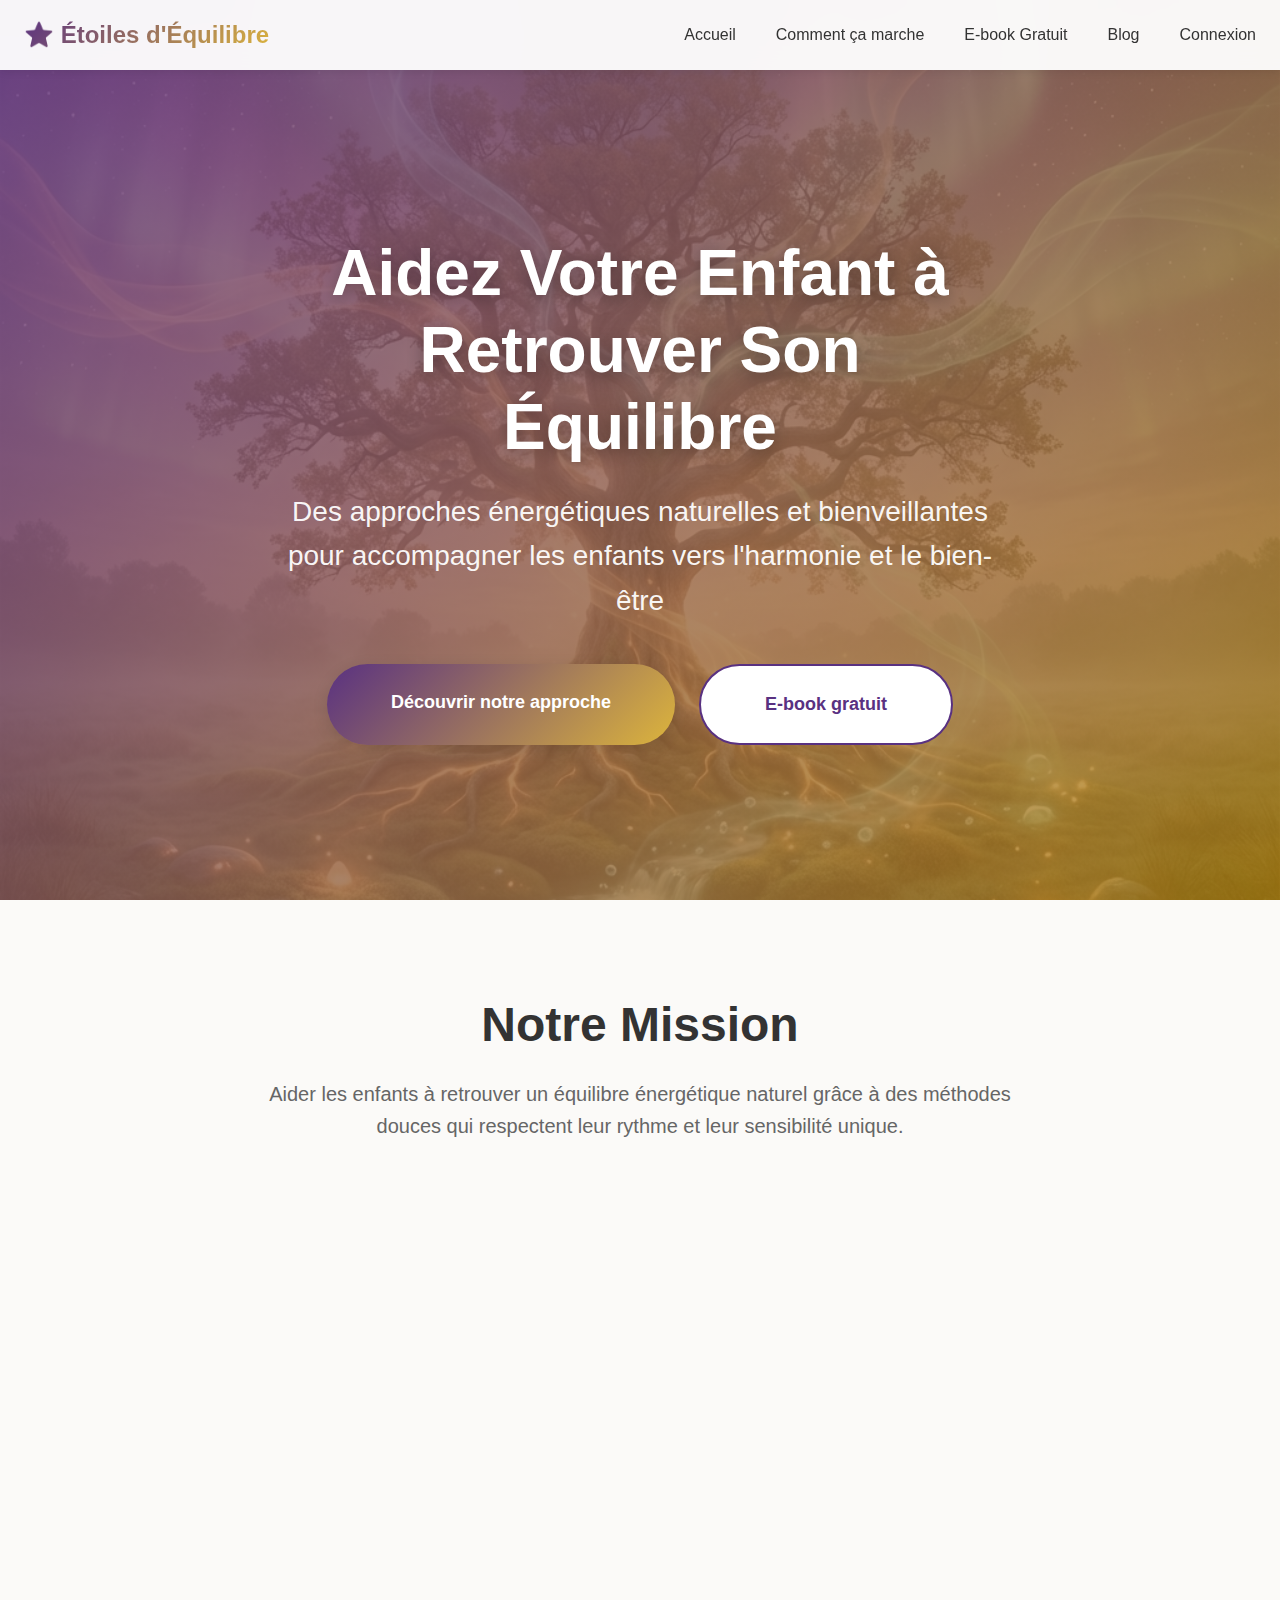
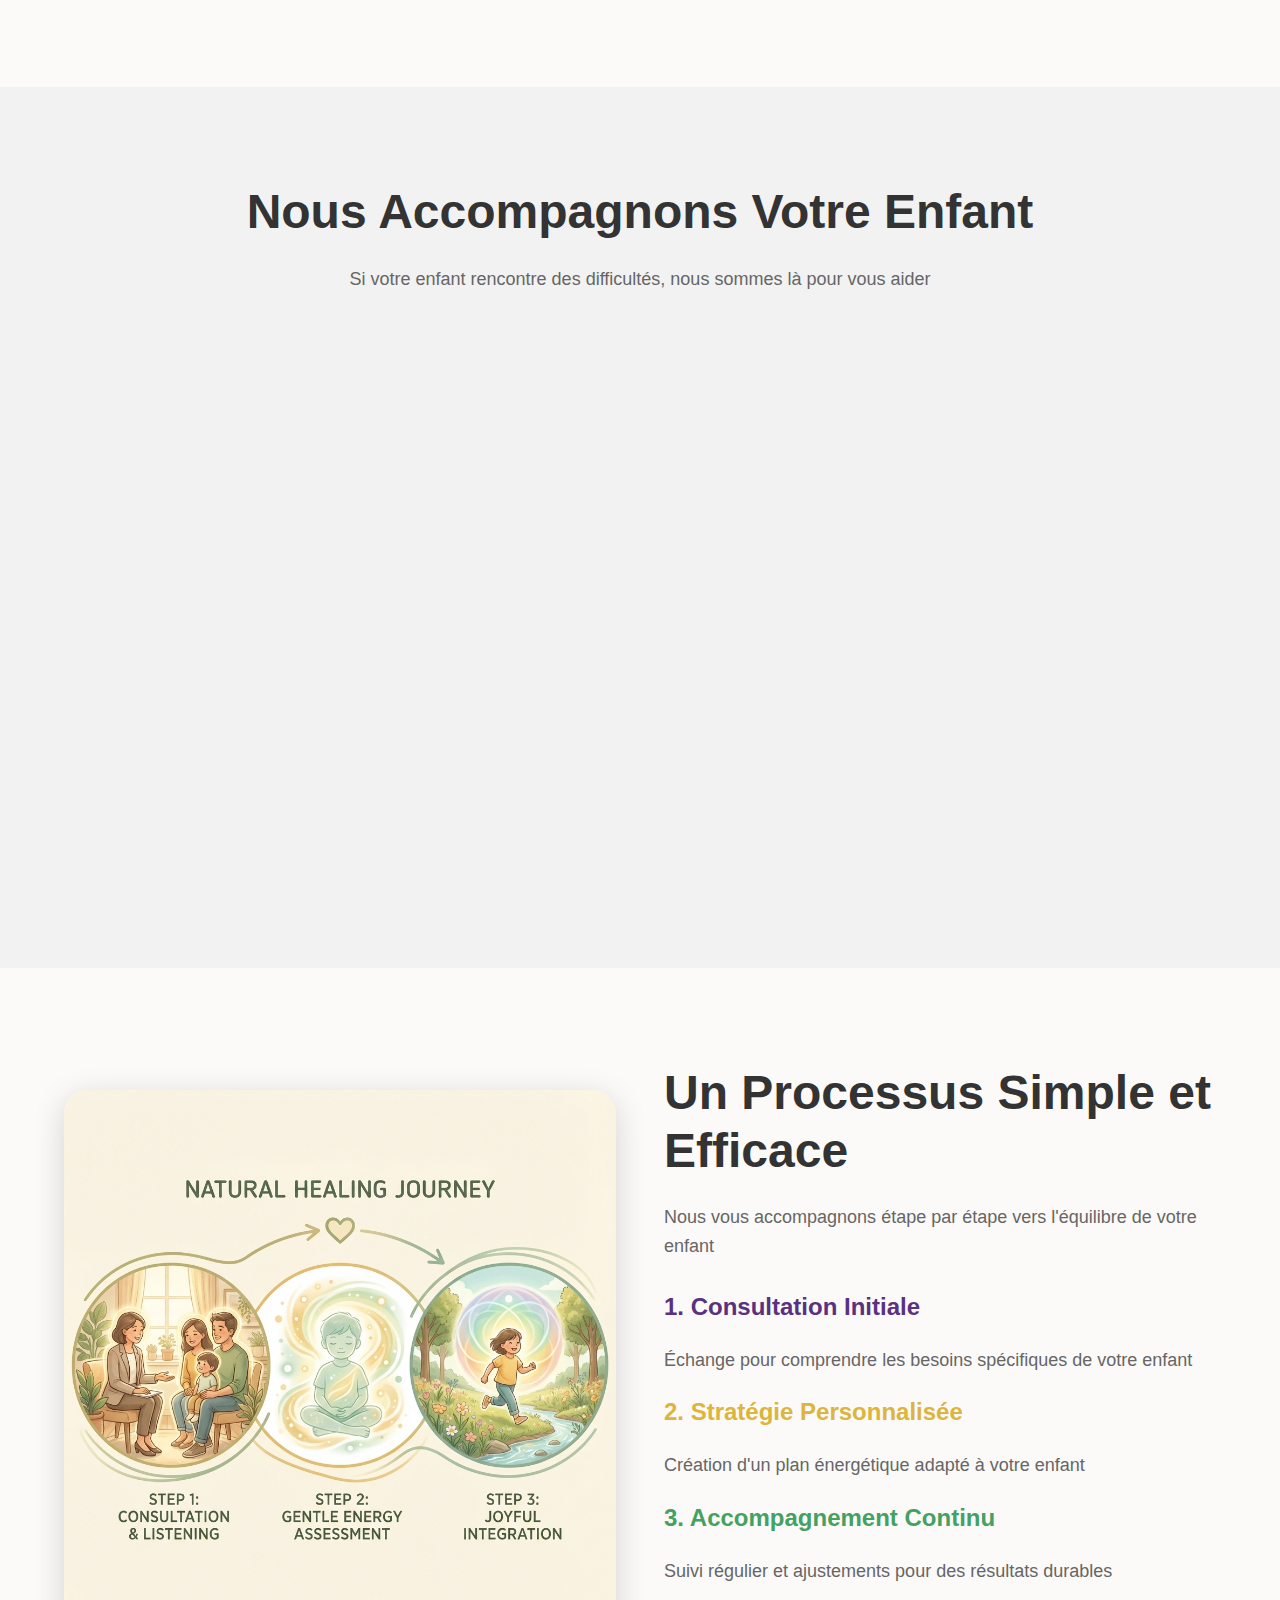
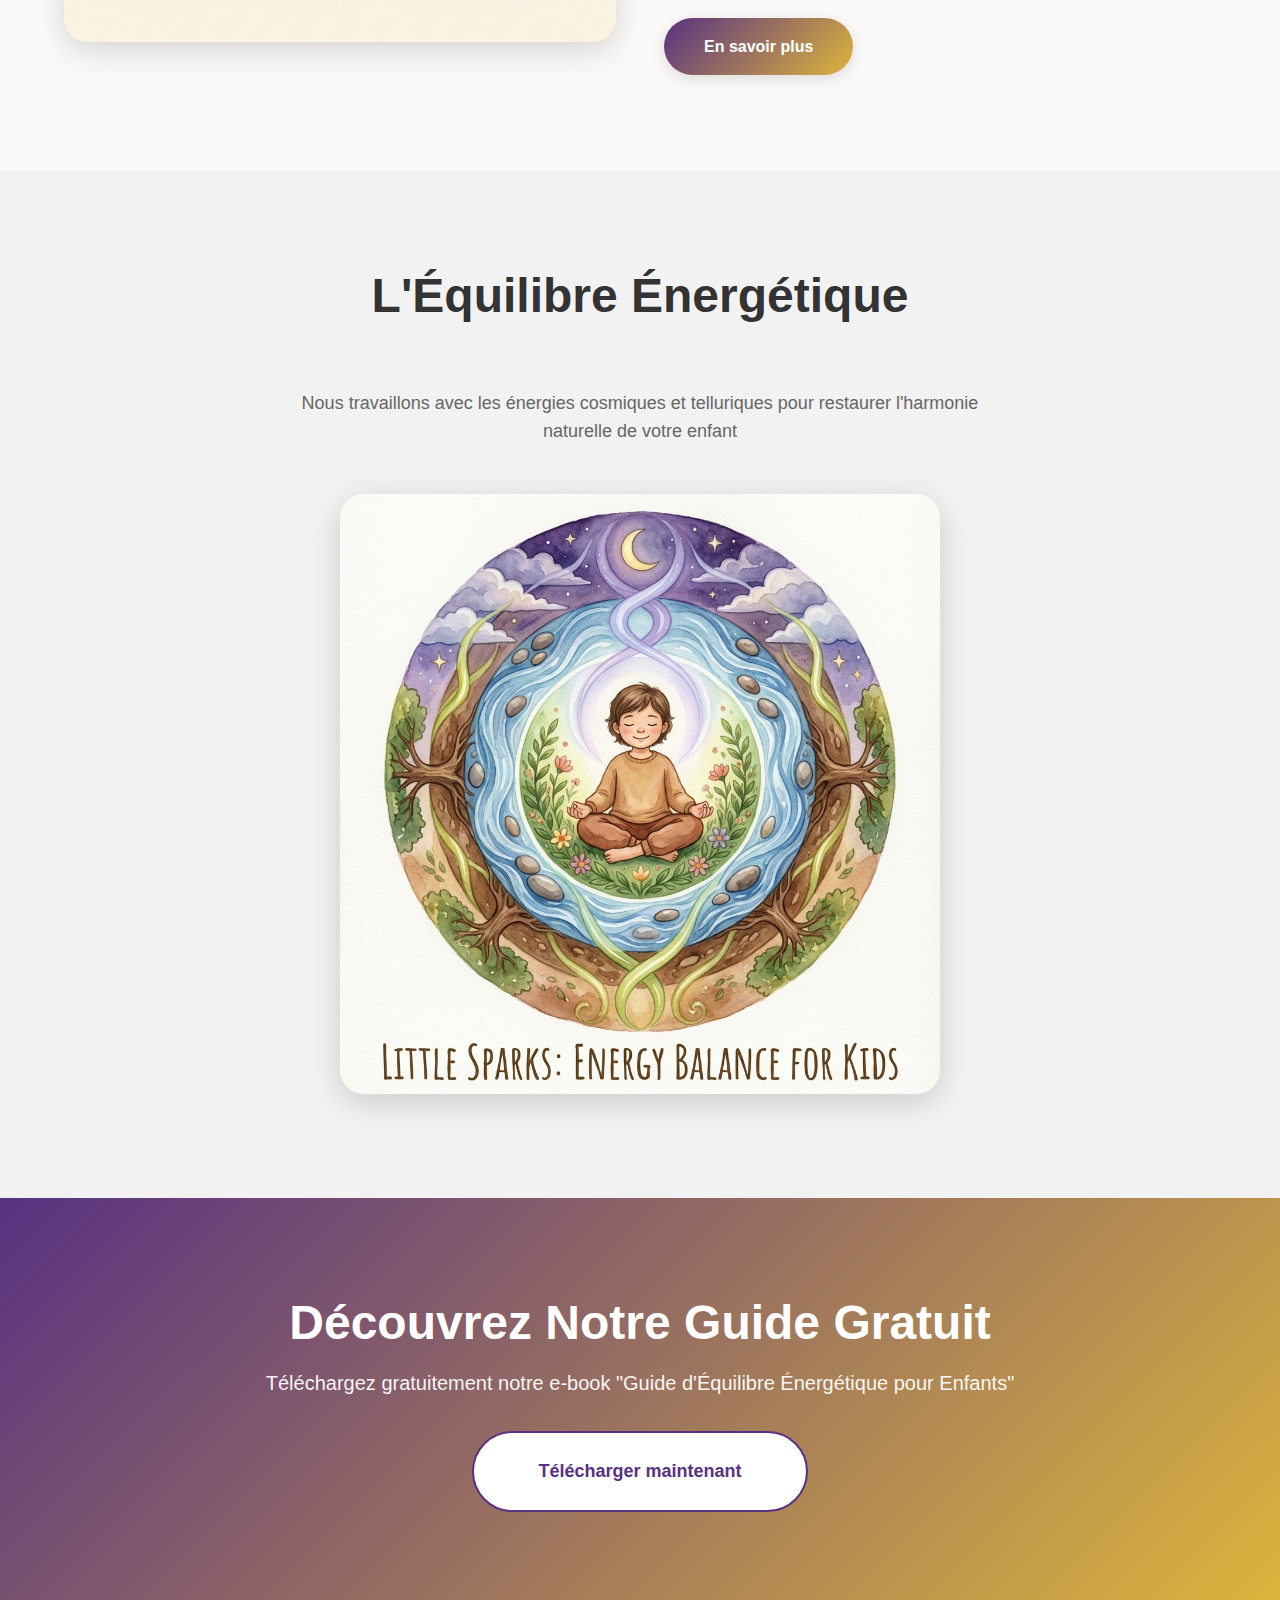
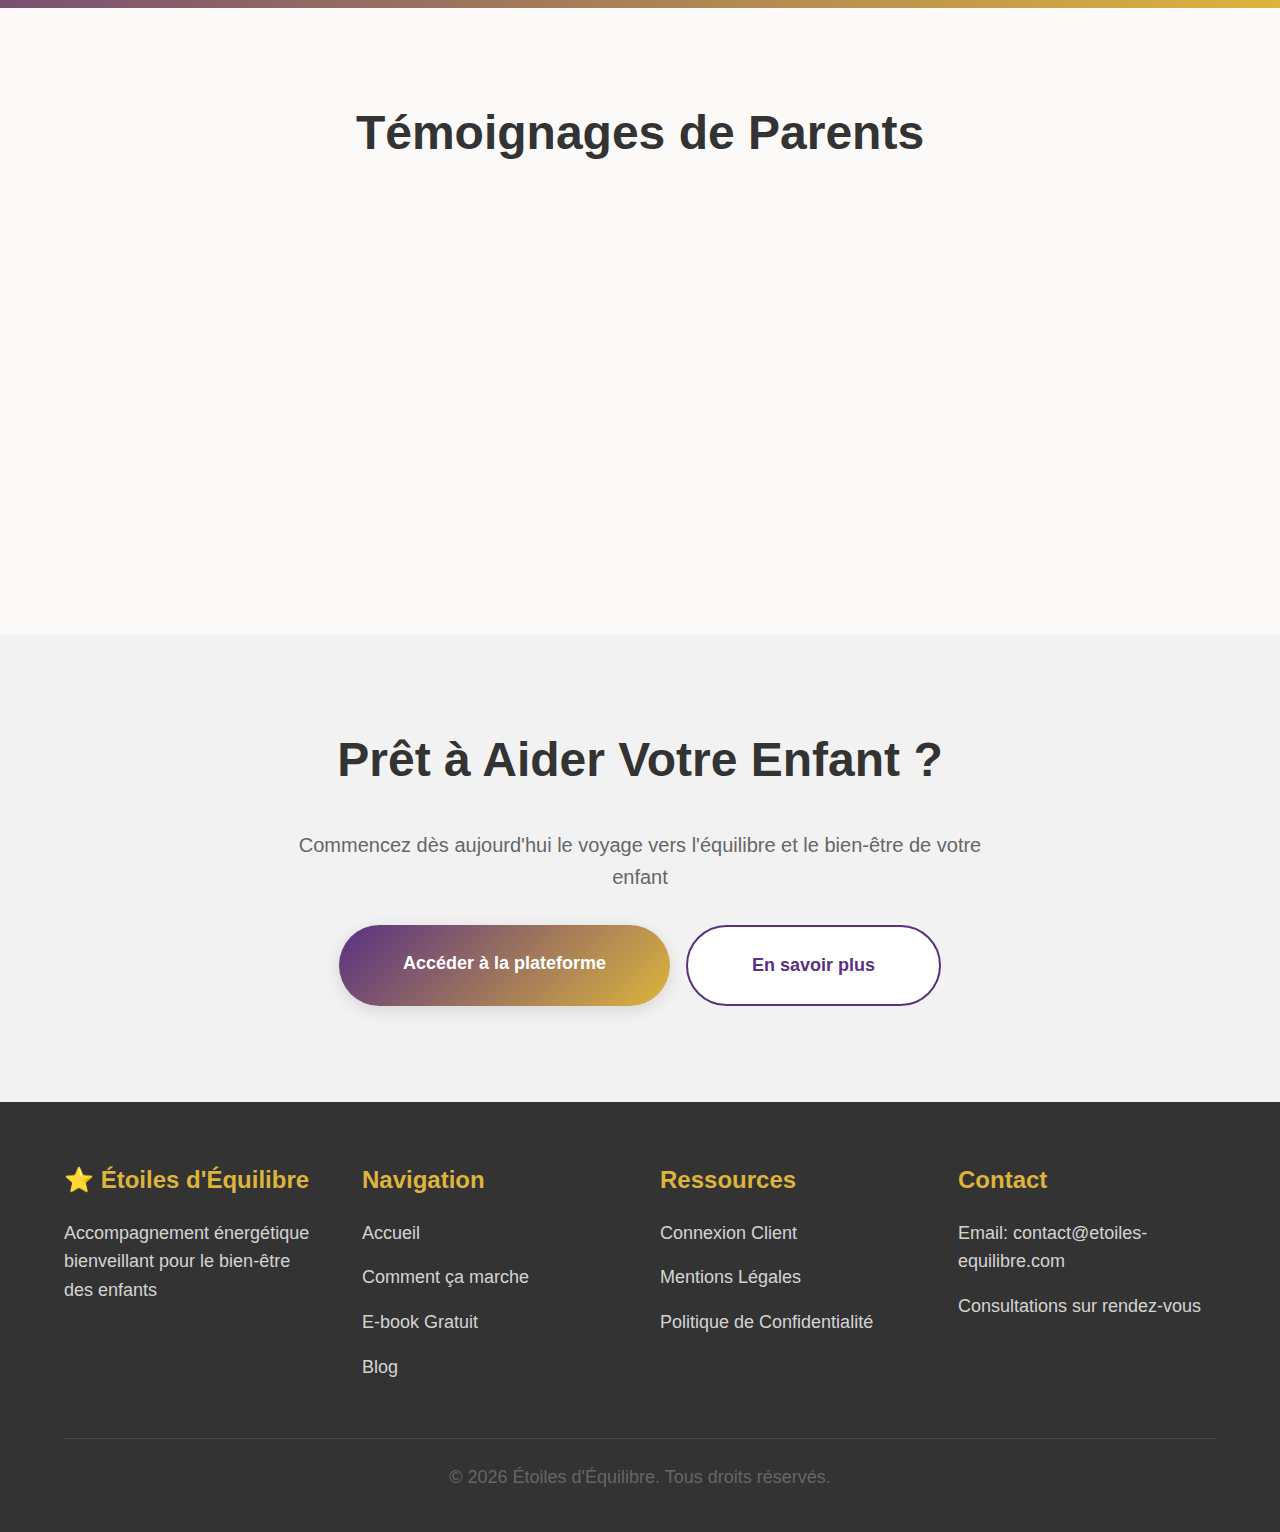
<file: index.html>
<!DOCTYPE html>
<html lang="fr">

<head>
    <meta charset="UTF-8">
    <meta name="viewport" content="width=device-width, initial-scale=1.0">
    <meta name="description"
        content="Étoiles d'Équilibre - Thérapie énergétique naturelle pour enfants. Solutions pour troubles de l'attention, hyperactivité et équilibre émotionnel.">
    <meta name="keywords"
        content="thérapie énergétique enfant, troubles de l'attention, hyperactivité enfant, solutions naturelles, équilibre énergétique, bien-être enfant">
    <title>Étoiles d'Équilibre - Thérapie Énergétique pour Enfants</title>
    <link rel="stylesheet" href="styles.css">
</head>

<body>
    <!-- Navigation -->
    <nav class="navbar">
        <div class="navbar-container">
            <div class="navbar-logo">⭐ Étoiles d'Équilibre</div>
            <button class="navbar-toggle" id="navToggle">
                <span></span>
                <span></span>
                <span></span>
            </button>
            <ul class="navbar-menu" id="navMenu">
                <li><a href="index.html" class="navbar-link">Accueil</a></li>
                <li><a href="comment-ca-marche.html" class="navbar-link">Comment ça marche</a></li>
                <li><a href="ebook-gratuit.html" class="navbar-link">E-book Gratuit</a></li>
                <li><a href="blog/index.html" class="navbar-link">Blog</a></li>
                <li><a href="connexion.html" class="navbar-link">Connexion</a></li>
            </ul>
        </div>
    </nav>

    <!-- Hero Section -->
    <section class="hero">
        <img src="images/hero_cosmic_tree_1767311677076.png" alt="Connexion cosmique et tellurique"
            class="hero-background">
        <div class="hero-overlay"></div>
        <div class="hero-content">
            <h1 class="hero-title">Aidez Votre Enfant à Retrouver Son Équilibre</h1>
            <p class="hero-subtitle">
                Des approches énergétiques naturelles et bienveillantes pour accompagner les enfants
                vers l'harmonie et le bien-être
            </p>
            <div class="hero-cta">
                <a href="comment-ca-marche.html" class="btn btn-primary btn-large">Découvrir notre approche</a>
                <a href="ebook-gratuit.html" class="btn btn-secondary btn-large">E-book gratuit</a>
            </div>
        </div>
    </section>

    <!-- Mission Section -->
    <section class="section">
        <div class="container">
            <div class="text-center mb-4">
                <h2>Notre Mission</h2>
                <p style="max-width: 800px; margin: 0 auto; font-size: 1.25rem;">
                    Aider les enfants à retrouver un équilibre énergétique naturel grâce à des méthodes
                    douces qui respectent leur rythme et leur sensibilité unique.
                </p>
            </div>

            <div class="grid grid-3 mt-4">
                <div class="card">
                    <div style="font-size: 3rem; text-align: center; margin-bottom: 1rem;">🌳</div>
                    <h3 class="card-title text-center">Approche Naturelle</h3>
                    <p class="card-text text-center">
                        Des techniques énergétiques douces inspirées par la nature et les énergies
                        cosmiques et telluriques pour un équilibre harmonieux.
                    </p>
                </div>

                <div class="card">
                    <div style="font-size: 3rem; text-align: center; margin-bottom: 1rem;">💫</div>
                    <h3 class="card-title text-center">Expertise Reconnue</h3>
                    <p class="card-text text-center">
                        Jennifer combine 10 ans d'expérience, ses compétences en psychologie
                        et ses capacités ésotériques pour un accompagnement complet.
                    </p>
                </div>

                <div class="card">
                    <div style="font-size: 3rem; text-align: center; margin-bottom: 1rem;">❤️</div>
                    <h3 class="card-title text-center">Bienveillance</h3>
                    <p class="card-text text-center">
                        Chaque enfant est unique. Nous créons des stratégies personnalisées
                        adaptées aux besoins spécifiques de votre enfant.
                    </p>
                </div>
            </div>
        </div>
    </section>

    <!-- Problems We Address -->
    <section class="section section-alt">
        <div class="container">
            <div class="text-center mb-4">
                <h2>Nous Accompagnons Votre Enfant</h2>
                <p style="max-width: 800px; margin: 0 auto; font-size: 1.125rem;">
                    Si votre enfant rencontre des difficultés, nous sommes là pour vous aider
                </p>
            </div>

            <div class="grid grid-2 mt-4">
                <div class="card glass">
                    <h4>🎯 Troubles de l'Attention</h4>
                    <p>Difficultés de concentration, dispersion, manque de focus</p>
                </div>

                <div class="card glass">
                    <h4>⚡ Hyperactivité</h4>
                    <p>Agitation excessive, difficulté à rester calme, énergie débordante</p>
                </div>

                <div class="card glass">
                    <h4>😰 Anxiété et Stress</h4>
                    <p>Inquiétudes, peurs, tensions émotionnelles</p>
                </div>

                <div class="card glass">
                    <h4>😴 Troubles du Sommeil</h4>
                    <p>Difficultés d'endormissement, réveils nocturnes, cauchemars</p>
                </div>

                <div class="card glass">
                    <h4>😢 Gestion des Émotions</h4>
                    <p>Colères, tristesse, hypersensibilité émotionnelle</p>
                </div>

                <div class="card glass">
                    <h4>⚖️ Déséquilibre Énergétique</h4>
                    <p>Fatigue chronique, manque de vitalité, blocages énergétiques</p>
                </div>
            </div>
        </div>
    </section>

    <!-- How It Works Preview -->
    <section class="section">
        <div class="container">
            <div class="grid grid-2" style="align-items: center; gap: 3rem;">
                <div>
                    <img src="images/how_it_works_1767311691243.png" alt="Notre processus en 3 étapes"
                        style="width: 100%; border-radius: var(--radius-lg); box-shadow: var(--shadow-lg);">
                </div>
                <div>
                    <h2>Un Processus Simple et Efficace</h2>
                    <p style="font-size: 1.125rem; margin-bottom: 2rem;">
                        Nous vous accompagnons étape par étape vers l'équilibre de votre enfant
                    </p>

                    <div style="margin-bottom: 1.5rem;">
                        <h4 style="color: var(--cosmic-purple);">1. Consultation Initiale</h4>
                        <p>Échange pour comprendre les besoins spécifiques de votre enfant</p>
                    </div>

                    <div style="margin-bottom: 1.5rem;">
                        <h4 style="color: var(--telluric-gold);">2. Stratégie Personnalisée</h4>
                        <p>Création d'un plan énergétique adapté à votre enfant</p>
                    </div>

                    <div style="margin-bottom: 2rem;">
                        <h4 style="color: var(--healing-green);">3. Accompagnement Continu</h4>
                        <p>Suivi régulier et ajustements pour des résultats durables</p>
                    </div>

                    <a href="comment-ca-marche.html" class="btn btn-primary">En savoir plus</a>
                </div>
            </div>
        </div>
    </section>

    <!-- Energy Balance Visual -->
    <section class="section section-alt">
        <div class="container text-center">
            <h2 class="mb-4">L'Équilibre Énergétique</h2>
            <p style="max-width: 700px; margin: 0 auto 3rem; font-size: 1.125rem;">
                Nous travaillons avec les énergies cosmiques et telluriques pour restaurer
                l'harmonie naturelle de votre enfant
            </p>
            <img src="images/energy_balance_1767311705951.png" alt="Équilibre énergétique"
                style="max-width: 600px; width: 100%; border-radius: var(--radius-lg); box-shadow: var(--shadow-lg); margin: 0 auto;"
                class="animate-float">
        </div>
    </section>

    <!-- Free E-book CTA -->
    <section class="section" style="background: var(--gradient-cosmic-telluric);">
        <div class="container text-center" style="color: white;">
            <h2 style="color: white; margin-bottom: 1rem;">Découvrez Notre Guide Gratuit</h2>
            <p style="font-size: 1.25rem; margin-bottom: 2rem; color: rgba(255,255,255,0.95);">
                Téléchargez gratuitement notre e-book "Guide d'Équilibre Énergétique pour Enfants"
            </p>
            <a href="ebook-gratuit.html" class="btn btn-secondary btn-large"
                style="background: white; color: var(--cosmic-purple);">
                Télécharger maintenant
            </a>
        </div>
    </section>

    <!-- Testimonials -->
    <section class="section">
        <div class="container">
            <h2 class="text-center mb-4">Témoignages de Parents</h2>
            <div class="grid grid-3">
                <div class="card">
                    <p style="font-style: italic; margin-bottom: 1rem;">
                        "Depuis que nous avons commencé l'accompagnement, notre fils est beaucoup plus calme
                        et concentré à l'école. Merci Jennifer !"
                    </p>
                    <p style="font-weight: 600; color: var(--cosmic-purple);">— Marie, maman de Lucas, 8 ans</p>
                </div>

                <div class="card">
                    <p style="font-style: italic; margin-bottom: 1rem;">
                        "Une approche douce et respectueuse qui a vraiment aidé ma fille à gérer ses émotions.
                        Les résultats sont impressionnants."
                    </p>
                    <p style="font-weight: 600; color: var(--cosmic-purple);">— Sophie, maman d'Emma, 6 ans</p>
                </div>

                <div class="card">
                    <p style="font-style: italic; margin-bottom: 1rem;">
                        "L'expertise de Jennifer et sa bienveillance ont fait toute la différence.
                        Notre fils dort enfin paisiblement."
                    </p>
                    <p style="font-weight: 600; color: var(--cosmic-purple);">— Thomas, papa de Noah, 7 ans</p>
                </div>
            </div>
        </div>
    </section>

    <!-- Final CTA -->
    <section class="section section-alt text-center">
        <div class="container">
            <h2 class="mb-3">Prêt à Aider Votre Enfant ?</h2>
            <p
                style="font-size: 1.25rem; margin-bottom: 2rem; max-width: 700px; margin-left: auto; margin-right: auto;">
                Commencez dès aujourd'hui le voyage vers l'équilibre et le bien-être de votre enfant
            </p>
            <div style="display: flex; gap: 1rem; justify-content: center; flex-wrap: wrap;">
                <a href="connexion.html" class="btn btn-primary btn-large">Accéder à la plateforme</a>
                <a href="comment-ca-marche.html" class="btn btn-secondary btn-large">En savoir plus</a>
            </div>
        </div>
    </section>

    <!-- Footer -->
    <footer class="footer">
        <div class="container">
            <div class="footer-content">
                <div class="footer-section">
                    <h4>⭐ Étoiles d'Équilibre</h4>
                    <p>
                        Accompagnement énergétique bienveillant pour le bien-être des enfants
                    </p>
                </div>

                <div class="footer-section">
                    <h4>Navigation</h4>
                    <p><a href="index.html">Accueil</a></p>
                    <p><a href="comment-ca-marche.html">Comment ça marche</a></p>
                    <p><a href="ebook-gratuit.html">E-book Gratuit</a></p>
                    <p><a href="blog/index.html">Blog</a></p>
                </div>

                <div class="footer-section">
                    <h4>Ressources</h4>
                    <p><a href="connexion.html">Connexion Client</a></p>
                    <p><a href="#">Mentions Légales</a></p>
                    <p><a href="#">Politique de Confidentialité</a></p>
                </div>

                <div class="footer-section">
                    <h4>Contact</h4>
                    <p>Email: contact@etoiles-equilibre.com</p>
                    <p>Consultations sur rendez-vous</p>
                </div>
            </div>

            <div class="footer-bottom">
                <p>&copy; 2026 Étoiles d'Équilibre. Tous droits réservés.</p>
            </div>
        </div>
    </footer>

    <script src="js/main.js"></script>
</body>

</html>
</file>
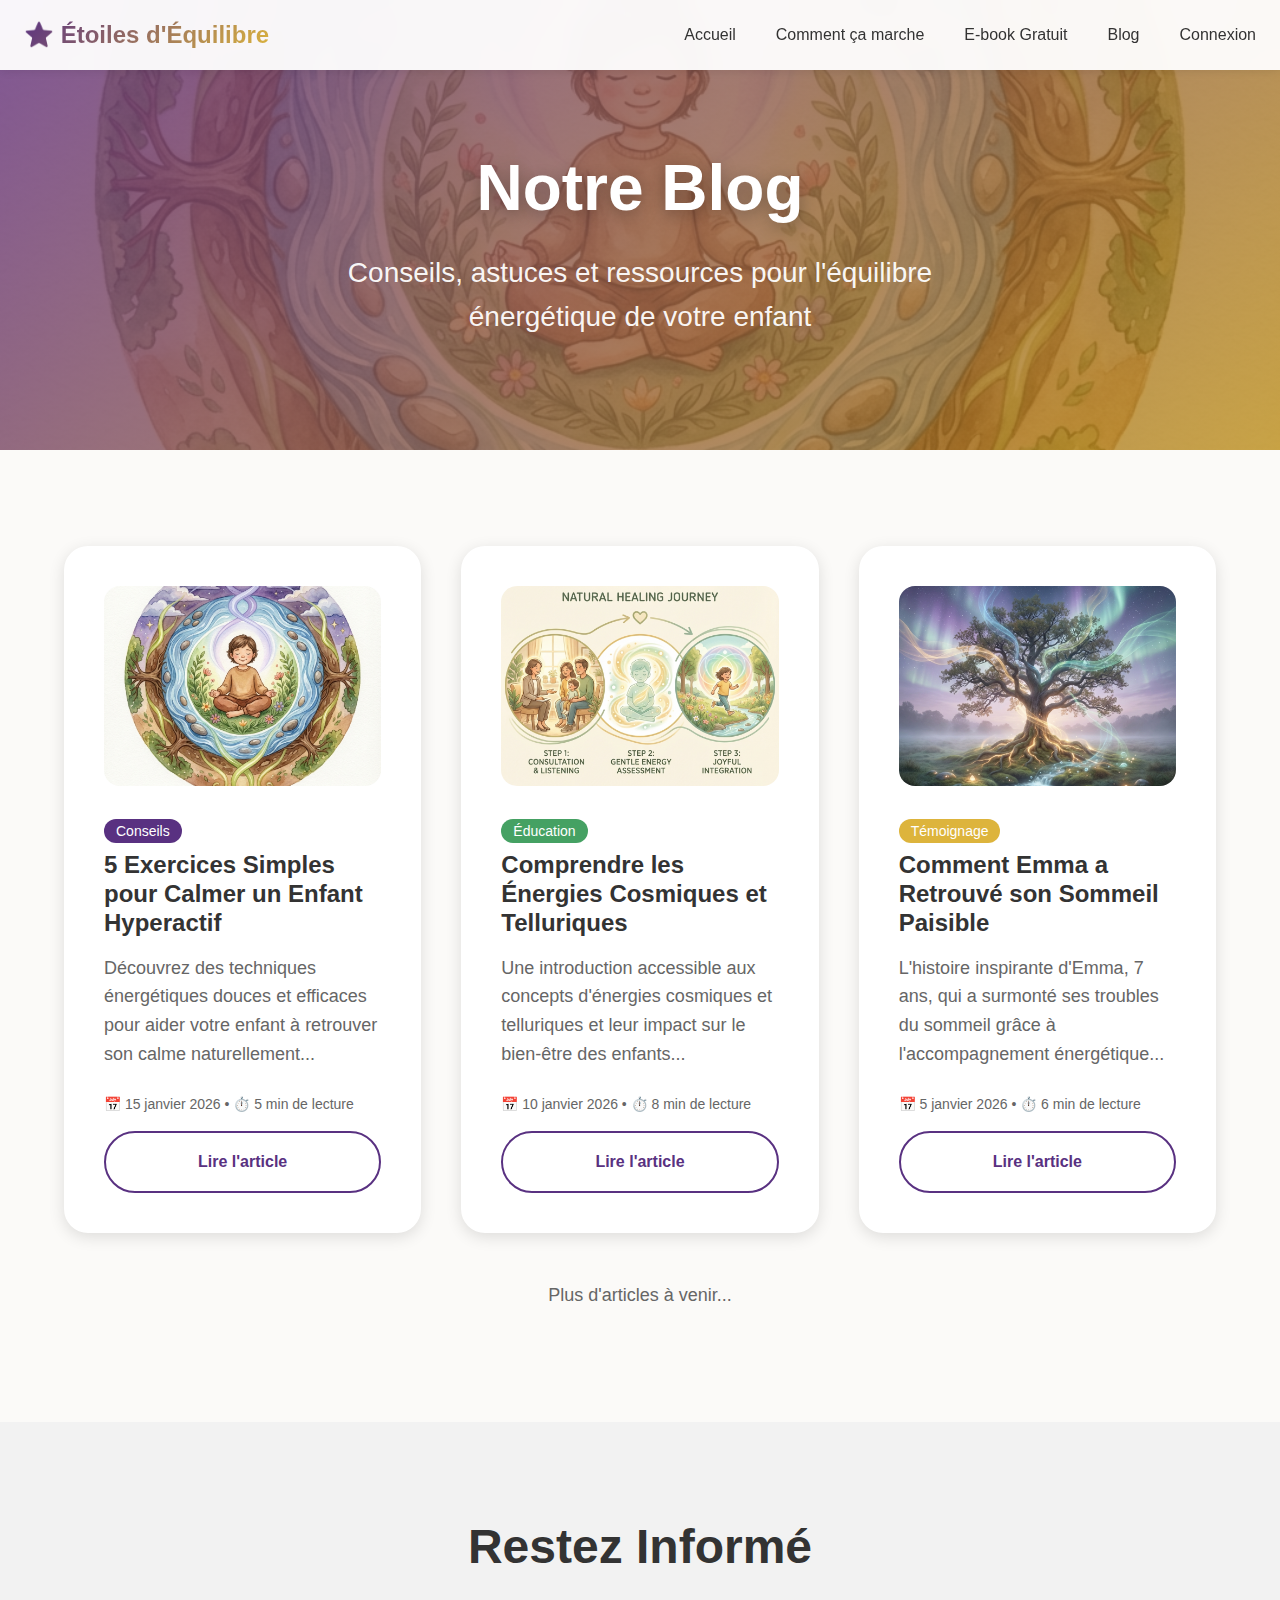
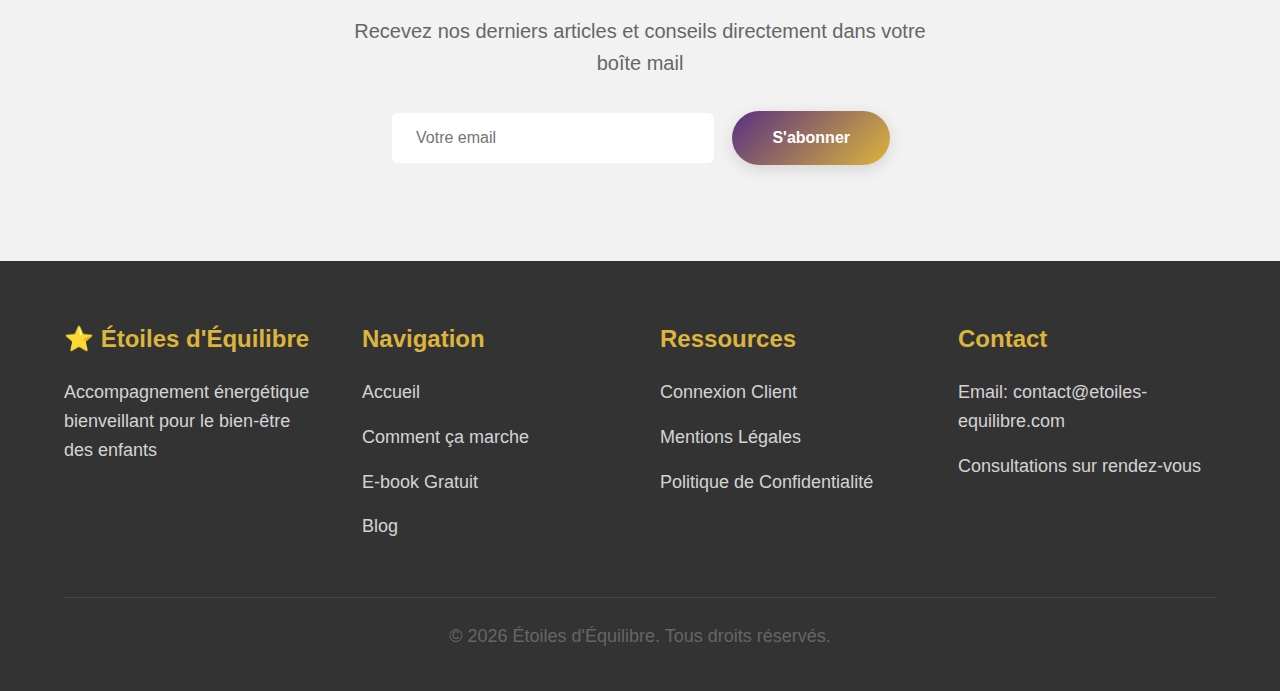
<file: blog/index.html>
<!DOCTYPE html>
<html lang="fr">

<head>
    <meta charset="UTF-8">
    <meta name="viewport" content="width=device-width, initial-scale=1.0">
    <meta name="description"
        content="Blog Étoiles d'Équilibre - Conseils et articles sur l'équilibre énergétique des enfants, thérapie naturelle et bien-être.">
    <meta name="keywords"
        content="blog équilibre énergétique, conseils enfants, thérapie naturelle, hyperactivité, troubles attention">
    <title>Blog - Étoiles d'Équilibre</title>
    <link rel="stylesheet" href="../styles.css">
</head>

<body>
    <!-- Navigation -->
    <nav class="navbar">
        <div class="navbar-container">
            <div class="navbar-logo">⭐ Étoiles d'Équilibre</div>
            <button class="navbar-toggle" id="navToggle">
                <span></span>
                <span></span>
                <span></span>
            </button>
            <ul class="navbar-menu" id="navMenu">
                <li><a href="../index.html" class="navbar-link">Accueil</a></li>
                <li><a href="../comment-ca-marche.html" class="navbar-link">Comment ça marche</a></li>
                <li><a href="../ebook-gratuit.html" class="navbar-link">E-book Gratuit</a></li>
                <li><a href="index.html" class="navbar-link">Blog</a></li>
                <li><a href="../connexion.html" class="navbar-link">Connexion</a></li>
            </ul>
        </div>
    </nav>

    <!-- Hero Section -->
    <section class="hero" style="min-height: 50vh;">
        <img src="../images/energy_balance_1767311705951.png" alt="Blog" class="hero-background">
        <div class="hero-overlay"></div>
        <div class="hero-content">
            <h1 class="hero-title">Notre Blog</h1>
            <p class="hero-subtitle">
                Conseils, astuces et ressources pour l'équilibre énergétique de votre enfant
            </p>
        </div>
    </section>

    <!-- Blog Posts -->
    <section class="section">
        <div class="container">
            <div class="grid grid-3" id="blogPosts">
                <!-- Sample blog post cards -->
                <div class="card">
                    <img src="../images/energy_balance_1767311705951.png" alt="Article" class="card-image">
                    <div style="margin-bottom: 0.5rem;">
                        <span
                            style="background: var(--cosmic-purple); color: white; padding: 0.25rem 0.75rem; border-radius: var(--radius-full); font-size: 0.875rem;">
                            Conseils
                        </span>
                    </div>
                    <h3 class="card-title">5 Exercices Simples pour Calmer un Enfant Hyperactif</h3>
                    <p class="card-text">
                        Découvrez des techniques énergétiques douces et efficaces pour aider votre enfant
                        à retrouver son calme naturellement...
                    </p>
                    <p style="font-size: 0.875rem; color: var(--text-medium); margin-bottom: 1rem;">
                        📅 15 janvier 2026 • ⏱️ 5 min de lecture
                    </p>
                    <a href="#" class="btn btn-secondary" style="width: 100%;">Lire l'article</a>
                </div>

                <div class="card">
                    <img src="../images/how_it_works_1767311691243.png" alt="Article" class="card-image">
                    <div style="margin-bottom: 0.5rem;">
                        <span
                            style="background: var(--healing-green); color: white; padding: 0.25rem 0.75rem; border-radius: var(--radius-full); font-size: 0.875rem;">
                            Éducation
                        </span>
                    </div>
                    <h3 class="card-title">Comprendre les Énergies Cosmiques et Telluriques</h3>
                    <p class="card-text">
                        Une introduction accessible aux concepts d'énergies cosmiques et telluriques
                        et leur impact sur le bien-être des enfants...
                    </p>
                    <p style="font-size: 0.875rem; color: var(--text-medium); margin-bottom: 1rem;">
                        📅 10 janvier 2026 • ⏱️ 8 min de lecture
                    </p>
                    <a href="#" class="btn btn-secondary" style="width: 100%;">Lire l'article</a>
                </div>

                <div class="card">
                    <img src="../images/hero_cosmic_tree_1767311677076.png" alt="Article" class="card-image">
                    <div style="margin-bottom: 0.5rem;">
                        <span
                            style="background: var(--telluric-gold); color: white; padding: 0.25rem 0.75rem; border-radius: var(--radius-full); font-size: 0.875rem;">
                            Témoignage
                        </span>
                    </div>
                    <h3 class="card-title">Comment Emma a Retrouvé son Sommeil Paisible</h3>
                    <p class="card-text">
                        L'histoire inspirante d'Emma, 7 ans, qui a surmonté ses troubles du sommeil
                        grâce à l'accompagnement énergétique...
                    </p>
                    <p style="font-size: 0.875rem; color: var(--text-medium); margin-bottom: 1rem;">
                        📅 5 janvier 2026 • ⏱️ 6 min de lecture
                    </p>
                    <a href="#" class="btn btn-secondary" style="width: 100%;">Lire l'article</a>
                </div>
            </div>

            <!-- Pagination placeholder -->
            <div style="text-align: center; margin-top: 3rem;">
                <p style="color: var(--text-medium);">Plus d'articles à venir...</p>
            </div>
        </div>
    </section>

    <!-- Newsletter CTA -->
    <section class="section section-alt">
        <div class="container text-center">
            <h2 class="mb-3">Restez Informé</h2>
            <p
                style="font-size: 1.25rem; margin-bottom: 2rem; max-width: 600px; margin-left: auto; margin-right: auto;">
                Recevez nos derniers articles et conseils directement dans votre boîte mail
            </p>
            <form style="max-width: 500px; margin: 0 auto; display: flex; gap: 1rem;">
                <input type="email" class="form-input" placeholder="Votre email" style="flex: 1;">
                <button type="submit" class="btn btn-primary">S'abonner</button>
            </form>
        </div>
    </section>

    <!-- Footer -->
    <footer class="footer">
        <div class="container">
            <div class="footer-content">
                <div class="footer-section">
                    <h4>⭐ Étoiles d'Équilibre</h4>
                    <p>Accompagnement énergétique bienveillant pour le bien-être des enfants</p>
                </div>

                <div class="footer-section">
                    <h4>Navigation</h4>
                    <p><a href="../index.html">Accueil</a></p>
                    <p><a href="../comment-ca-marche.html">Comment ça marche</a></p>
                    <p><a href="../ebook-gratuit.html">E-book Gratuit</a></p>
                    <p><a href="index.html">Blog</a></p>
                </div>

                <div class="footer-section">
                    <h4>Ressources</h4>
                    <p><a href="../connexion.html">Connexion Client</a></p>
                    <p><a href="#">Mentions Légales</a></p>
                    <p><a href="#">Politique de Confidentialité</a></p>
                </div>

                <div class="footer-section">
                    <h4>Contact</h4>
                    <p>Email: contact@etoiles-equilibre.com</p>
                    <p>Consultations sur rendez-vous</p>
                </div>
            </div>

            <div class="footer-bottom">
                <p>&copy; 2026 Étoiles d'Équilibre. Tous droits réservés.</p>
            </div>
        </div>
    </footer>

    <script src="../js/main.js"></script>
</body>

</html>
</file>
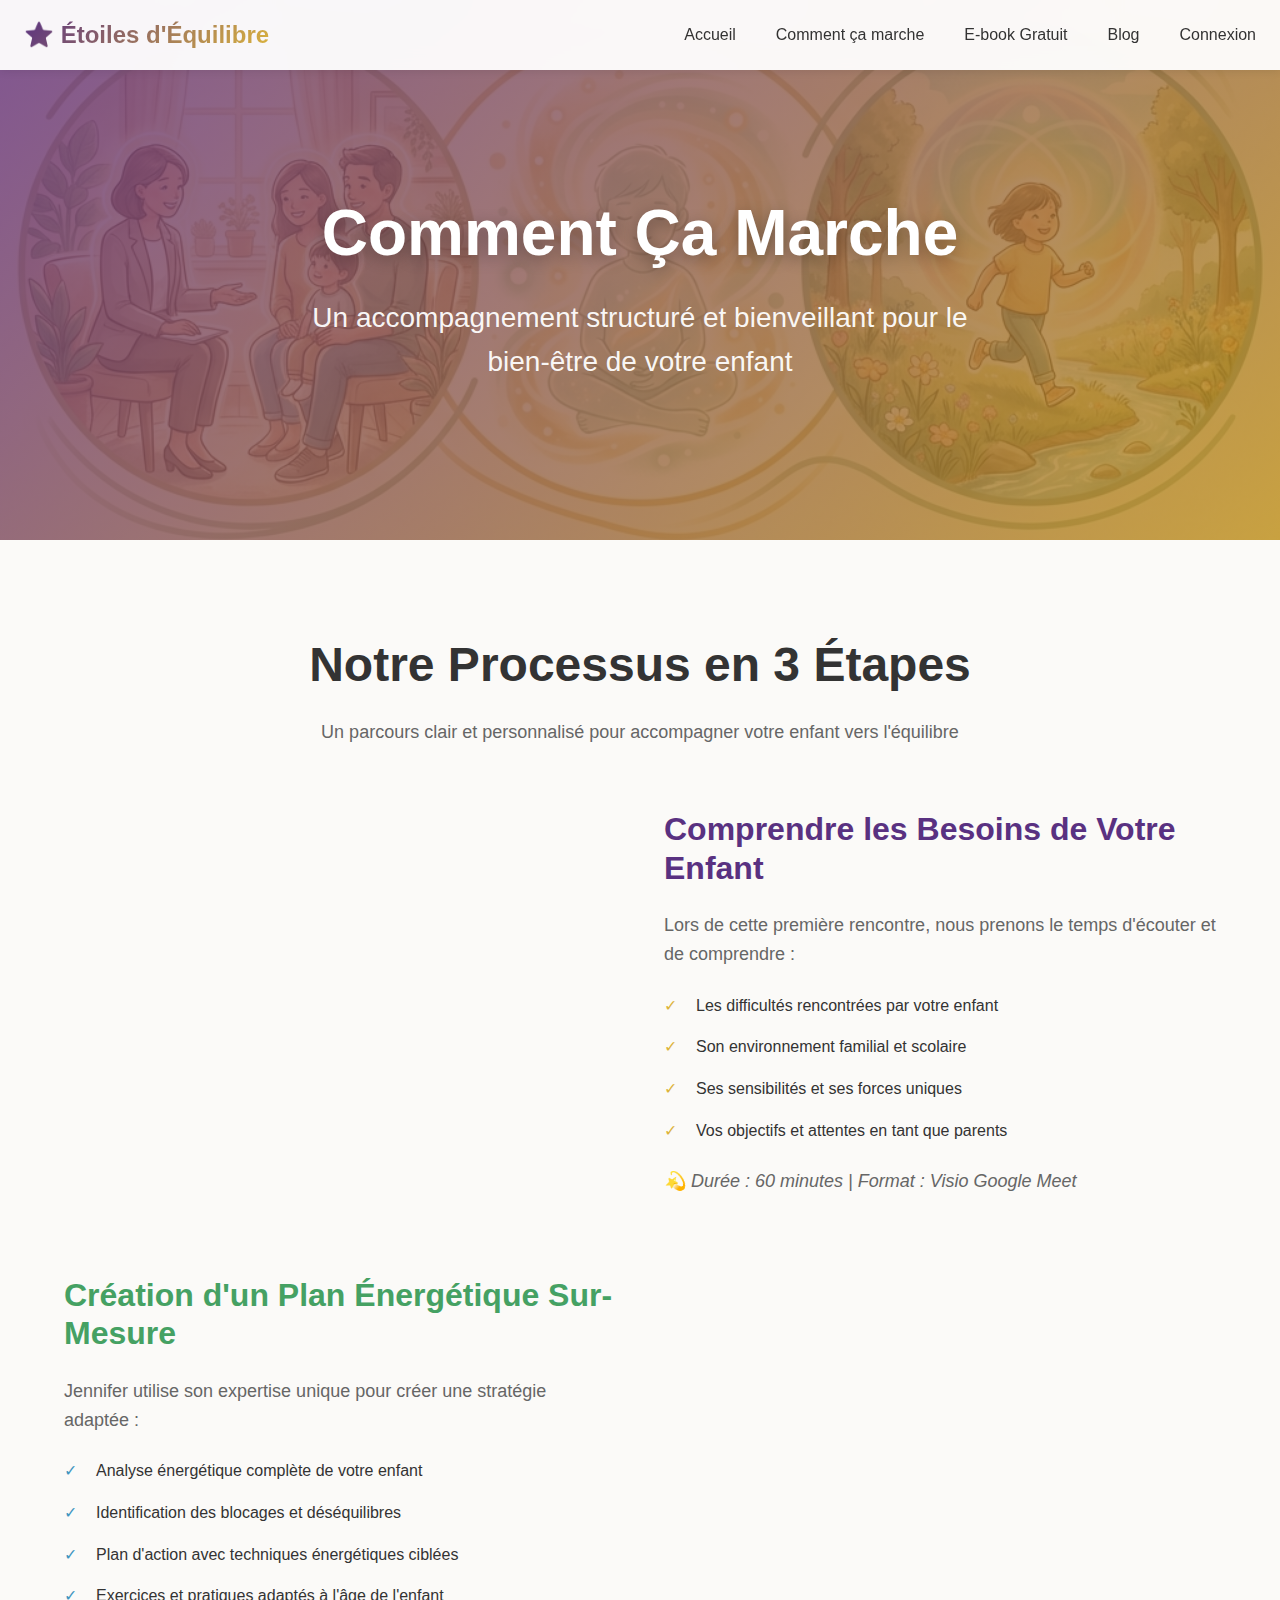
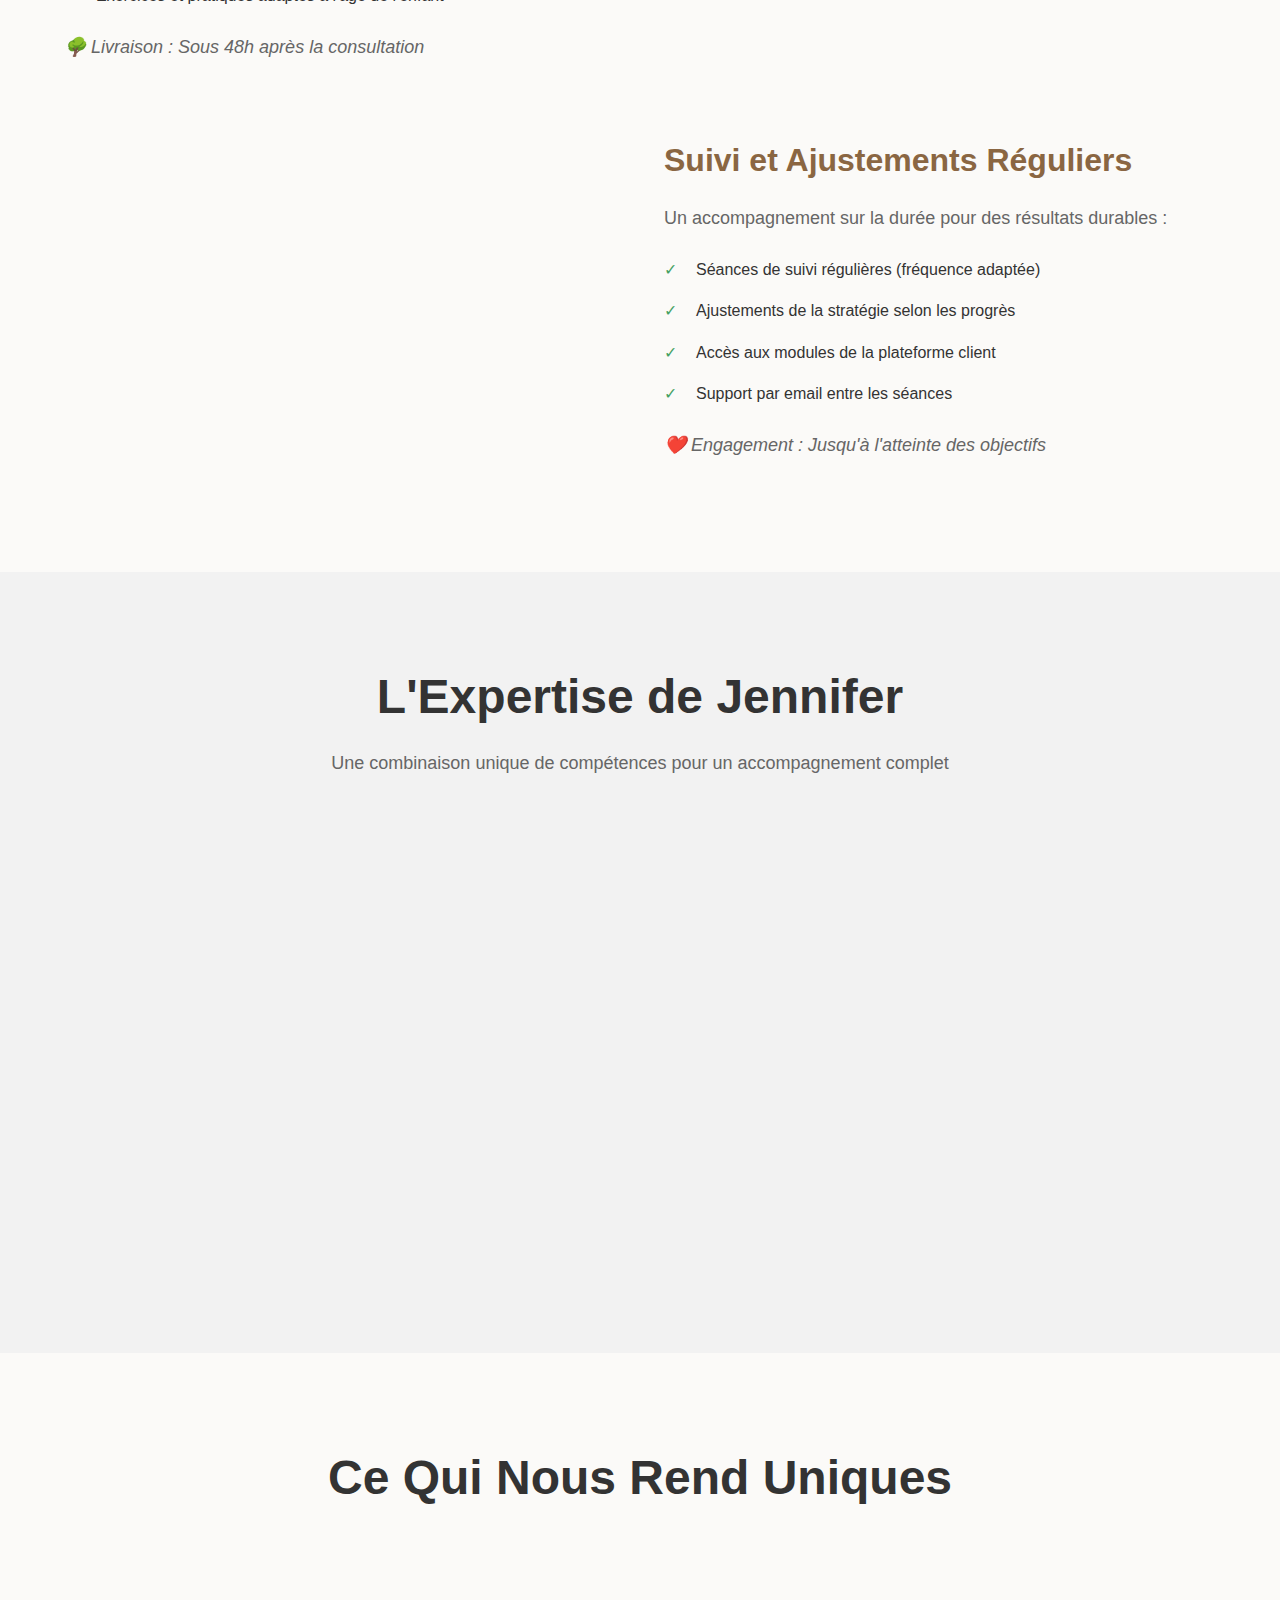
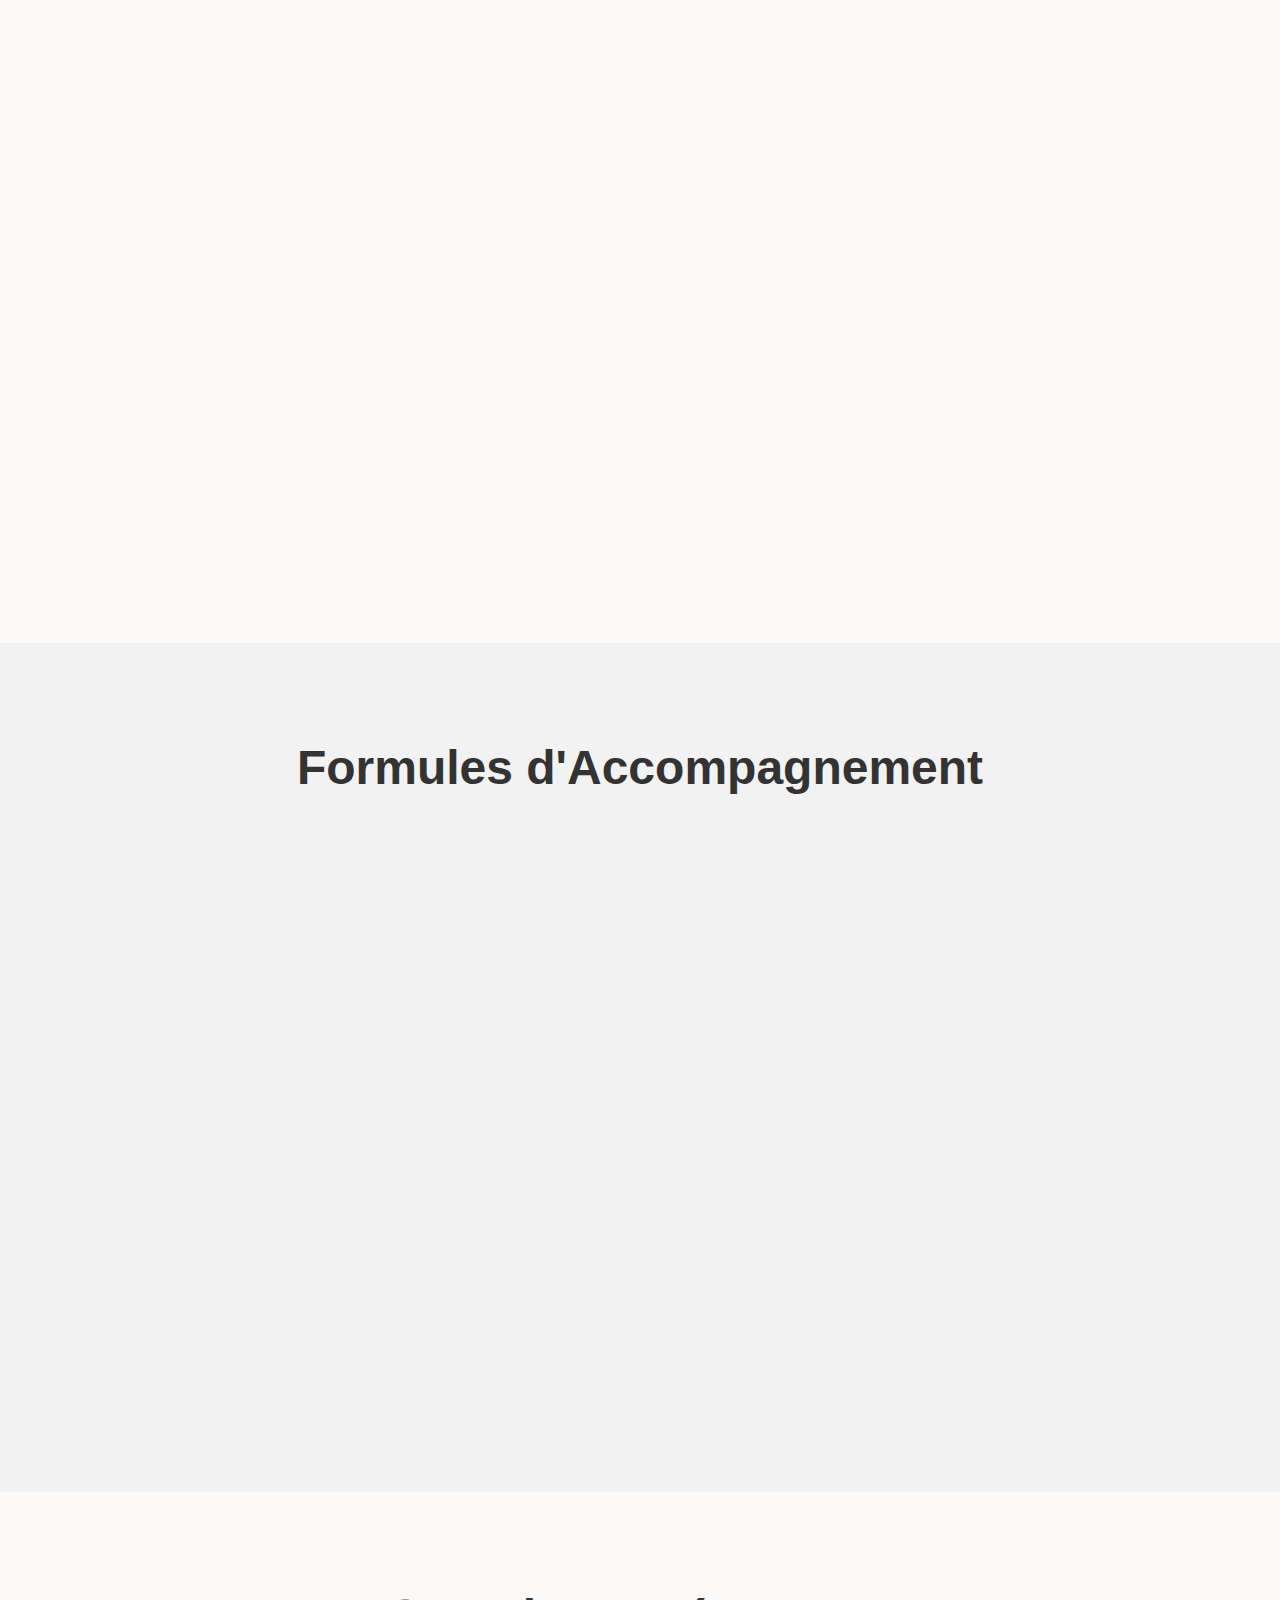
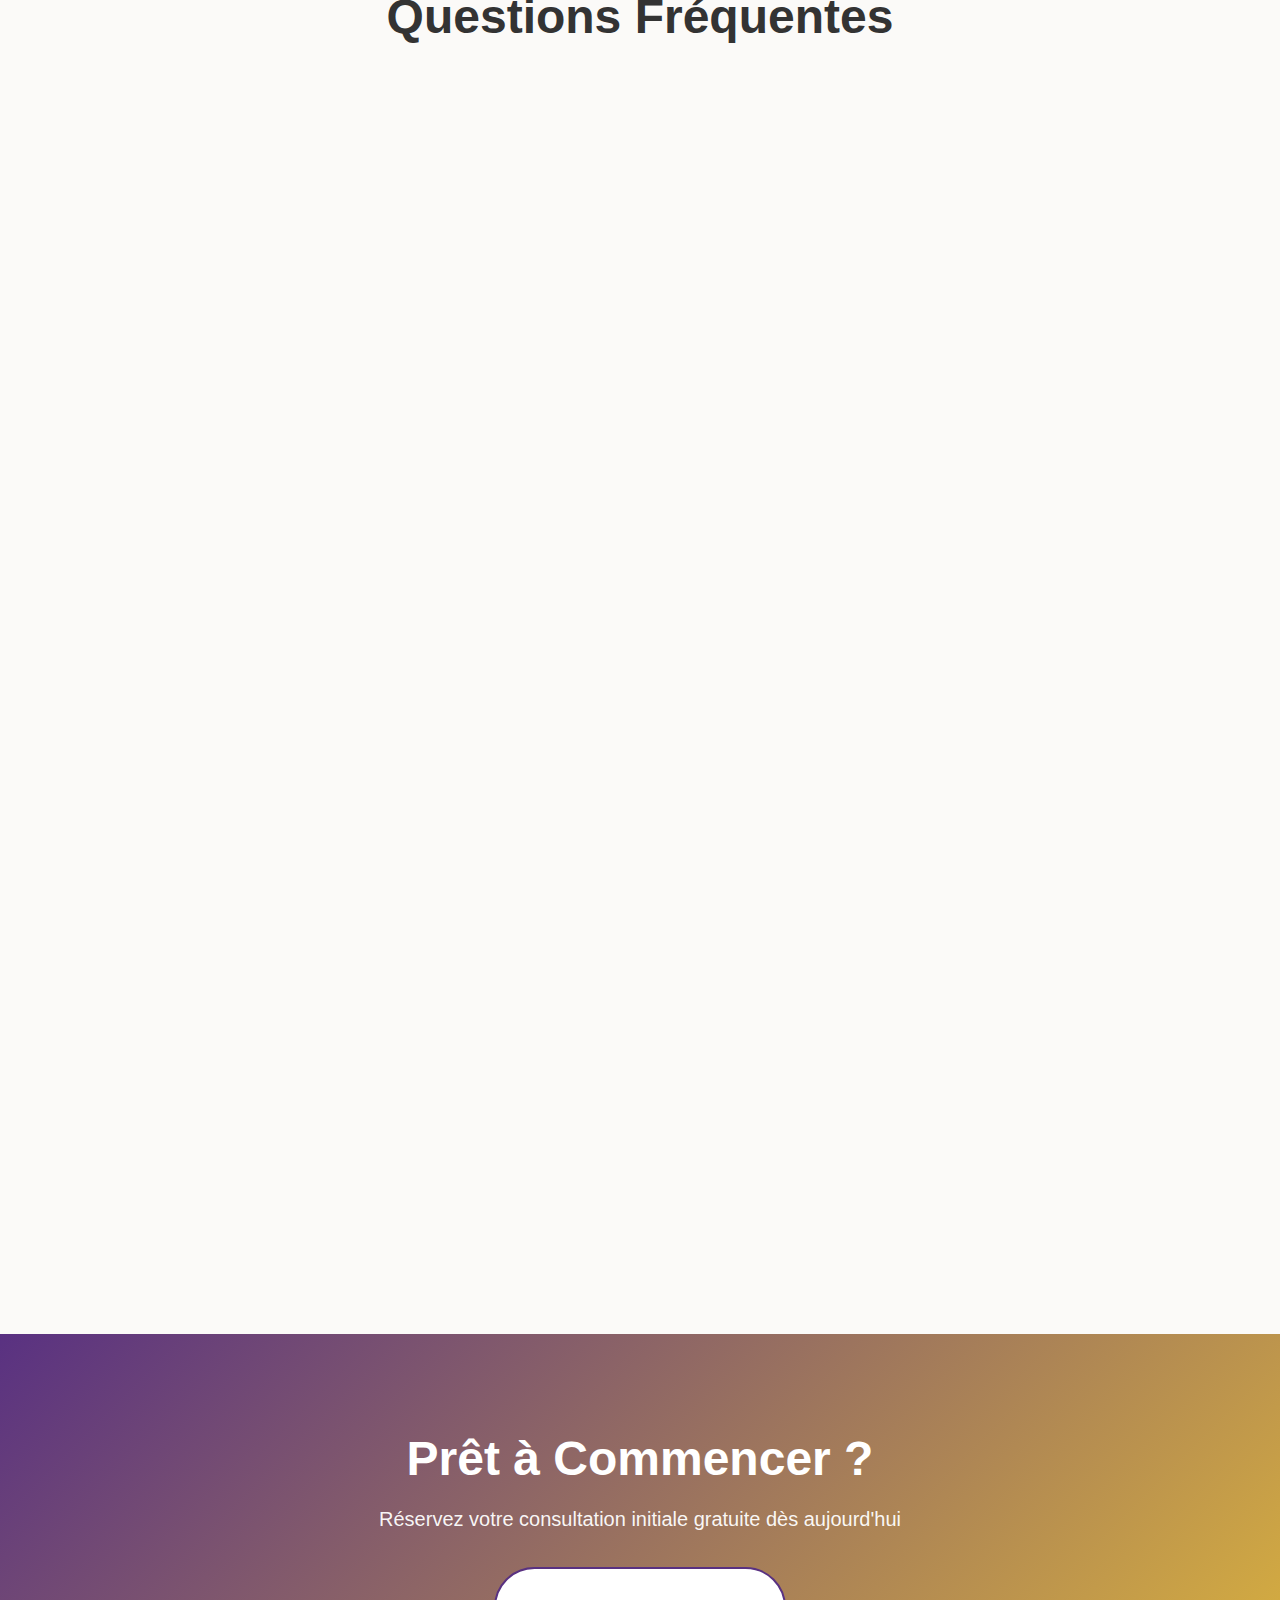
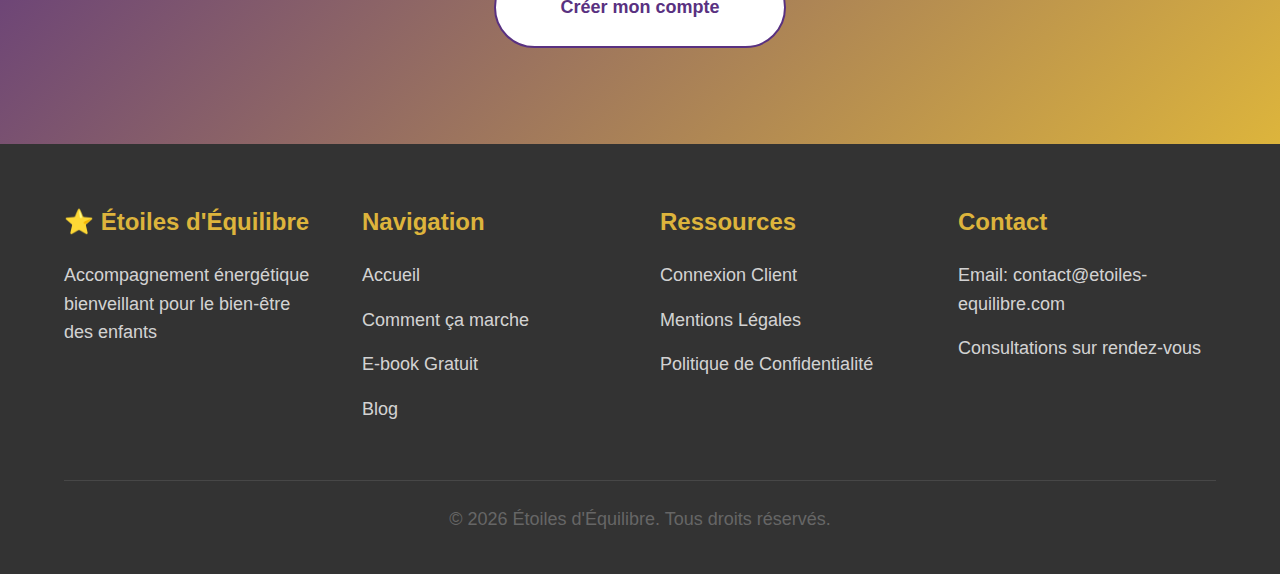
<file: comment-ca-marche.html>
<!DOCTYPE html>
<html lang="fr">

<head>
    <meta charset="UTF-8">
    <meta name="viewport" content="width=device-width, initial-scale=1.0">
    <meta name="description"
        content="Découvrez notre processus d'accompagnement énergétique pour enfants. Consultation, stratégie personnalisée et suivi avec Jennifer, experte en thérapie énergétique.">
    <meta name="keywords"
        content="processus thérapie énergétique, consultation enfant, accompagnement personnalisé, expertise psychologie énergétique">
    <title>Comment ça marche - Étoiles d'Équilibre</title>
    <link rel="stylesheet" href="styles.css">
</head>

<body>
    <!-- Navigation -->
    <nav class="navbar">
        <div class="navbar-container">
            <div class="navbar-logo">⭐ Étoiles d'Équilibre</div>
            <button class="navbar-toggle" id="navToggle">
                <span></span>
                <span></span>
                <span></span>
            </button>
            <ul class="navbar-menu" id="navMenu">
                <li><a href="index.html" class="navbar-link">Accueil</a></li>
                <li><a href="comment-ca-marche.html" class="navbar-link">Comment ça marche</a></li>
                <li><a href="ebook-gratuit.html" class="navbar-link">E-book Gratuit</a></li>
                <li><a href="blog/index.html" class="navbar-link">Blog</a></li>
                <li><a href="connexion.html" class="navbar-link">Connexion</a></li>
            </ul>
        </div>
    </nav>

    <!-- Hero Section -->
    <section class="hero" style="min-height: 60vh;">
        <img src="images/how_it_works_1767311691243.png" alt="Notre processus" class="hero-background">
        <div class="hero-overlay"></div>
        <div class="hero-content">
            <h1 class="hero-title">Comment Ça Marche</h1>
            <p class="hero-subtitle">
                Un accompagnement structuré et bienveillant pour le bien-être de votre enfant
            </p>
        </div>
    </section>

    <!-- Process Steps -->
    <section class="section">
        <div class="container">
            <div class="text-center mb-4">
                <h2>Notre Processus en 3 Étapes</h2>
                <p style="max-width: 800px; margin: 0 auto; font-size: 1.125rem;">
                    Un parcours clair et personnalisé pour accompagner votre enfant vers l'équilibre
                </p>
            </div>

            <!-- Step 1 -->
            <div class="grid grid-2 mt-4" style="align-items: center; gap: 3rem; margin-bottom: 4rem;">
                <div class="card" style="background: var(--gradient-cosmic-telluric); color: white; padding: 3rem;">
                    <div style="font-size: 4rem; margin-bottom: 1rem;">1️⃣</div>
                    <h3 style="color: white; font-size: 2rem;">Consultation Initiale</h3>
                </div>
                <div>
                    <h3 style="color: var(--cosmic-purple);">Comprendre les Besoins de Votre Enfant</h3>
                    <p style="font-size: 1.125rem; margin-bottom: 1.5rem;">
                        Lors de cette première rencontre, nous prenons le temps d'écouter et de comprendre :
                    </p>
                    <ul style="list-style: none; padding: 0;">
                        <li style="margin-bottom: 1rem; padding-left: 2rem; position: relative;">
                            <span style="position: absolute; left: 0; color: var(--telluric-gold);">✓</span>
                            Les difficultés rencontrées par votre enfant
                        </li>
                        <li style="margin-bottom: 1rem; padding-left: 2rem; position: relative;">
                            <span style="position: absolute; left: 0; color: var(--telluric-gold);">✓</span>
                            Son environnement familial et scolaire
                        </li>
                        <li style="margin-bottom: 1rem; padding-left: 2rem; position: relative;">
                            <span style="position: absolute; left: 0; color: var(--telluric-gold);">✓</span>
                            Ses sensibilités et ses forces uniques
                        </li>
                        <li style="margin-bottom: 1rem; padding-left: 2rem; position: relative;">
                            <span style="position: absolute; left: 0; color: var(--telluric-gold);">✓</span>
                            Vos objectifs et attentes en tant que parents
                        </li>
                    </ul>
                    <p style="font-style: italic; color: var(--text-medium); margin-top: 1.5rem;">
                        💫 Durée : 60 minutes | Format : Visio Google Meet
                    </p>
                </div>
            </div>

            <!-- Step 2 -->
            <div class="grid grid-2 mt-4" style="align-items: center; gap: 3rem; margin-bottom: 4rem; direction: rtl;">
                <div class="card" style="background: var(--gradient-healing); color: white; padding: 3rem;">
                    <div style="font-size: 4rem; margin-bottom: 1rem;">2️⃣</div>
                    <h3 style="color: white; font-size: 2rem;">Stratégie Personnalisée</h3>
                </div>
                <div style="direction: ltr;">
                    <h3 style="color: var(--healing-green);">Création d'un Plan Énergétique Sur-Mesure</h3>
                    <p style="font-size: 1.125rem; margin-bottom: 1.5rem;">
                        Jennifer utilise son expertise unique pour créer une stratégie adaptée :
                    </p>
                    <ul style="list-style: none; padding: 0;">
                        <li style="margin-bottom: 1rem; padding-left: 2rem; position: relative;">
                            <span style="position: absolute; left: 0; color: var(--peaceful-blue);">✓</span>
                            Analyse énergétique complète de votre enfant
                        </li>
                        <li style="margin-bottom: 1rem; padding-left: 2rem; position: relative;">
                            <span style="position: absolute; left: 0; color: var(--peaceful-blue);">✓</span>
                            Identification des blocages et déséquilibres
                        </li>
                        <li style="margin-bottom: 1rem; padding-left: 2rem; position: relative;">
                            <span style="position: absolute; left: 0; color: var(--peaceful-blue);">✓</span>
                            Plan d'action avec techniques énergétiques ciblées
                        </li>
                        <li style="margin-bottom: 1rem; padding-left: 2rem; position: relative;">
                            <span style="position: absolute; left: 0; color: var(--peaceful-blue);">✓</span>
                            Exercices et pratiques adaptés à l'âge de l'enfant
                        </li>
                    </ul>
                    <p style="font-style: italic; color: var(--text-medium); margin-top: 1.5rem;">
                        🌳 Livraison : Sous 48h après la consultation
                    </p>
                </div>
            </div>

            <!-- Step 3 -->
            <div class="grid grid-2 mt-4" style="align-items: center; gap: 3rem;">
                <div class="card"
                    style="background: linear-gradient(135deg, var(--earth-brown) 0%, var(--healing-green) 100%); color: white; padding: 3rem;">
                    <div style="font-size: 4rem; margin-bottom: 1rem;">3️⃣</div>
                    <h3 style="color: white; font-size: 2rem;">Accompagnement Continu</h3>
                </div>
                <div>
                    <h3 style="color: var(--earth-brown);">Suivi et Ajustements Réguliers</h3>
                    <p style="font-size: 1.125rem; margin-bottom: 1.5rem;">
                        Un accompagnement sur la durée pour des résultats durables :
                    </p>
                    <ul style="list-style: none; padding: 0;">
                        <li style="margin-bottom: 1rem; padding-left: 2rem; position: relative;">
                            <span style="position: absolute; left: 0; color: var(--healing-green);">✓</span>
                            Séances de suivi régulières (fréquence adaptée)
                        </li>
                        <li style="margin-bottom: 1rem; padding-left: 2rem; position: relative;">
                            <span style="position: absolute; left: 0; color: var(--healing-green);">✓</span>
                            Ajustements de la stratégie selon les progrès
                        </li>
                        <li style="margin-bottom: 1rem; padding-left: 2rem; position: relative;">
                            <span style="position: absolute; left: 0; color: var(--healing-green);">✓</span>
                            Accès aux modules de la plateforme client
                        </li>
                        <li style="margin-bottom: 1rem; padding-left: 2rem; position: relative;">
                            <span style="position: absolute; left: 0; color: var(--healing-green);">✓</span>
                            Support par email entre les séances
                        </li>
                    </ul>
                    <p style="font-style: italic; color: var(--text-medium); margin-top: 1.5rem;">
                        ❤️ Engagement : Jusqu'à l'atteinte des objectifs
                    </p>
                </div>
            </div>
        </div>
    </section>

    <!-- Jennifer's Expertise -->
    <section class="section section-alt">
        <div class="container">
            <div class="text-center mb-4">
                <h2>L'Expertise de Jennifer</h2>
                <p style="max-width: 800px; margin: 0 auto; font-size: 1.125rem;">
                    Une combinaison unique de compétences pour un accompagnement complet
                </p>
            </div>

            <div class="grid grid-3 mt-4">
                <div class="card text-center">
                    <div style="font-size: 3rem; margin-bottom: 1rem;">🎓</div>
                    <h4 style="color: var(--cosmic-purple);">Psychologie</h4>
                    <p>
                        Formation approfondie en psychologie de l'enfant et de l'adolescent,
                        permettant une compréhension fine des mécanismes émotionnels et comportementaux.
                    </p>
                </div>

                <div class="card text-center">
                    <div style="font-size: 3rem; margin-bottom: 1rem;">✨</div>
                    <h4 style="color: var(--telluric-gold);">Capacités Ésotériques</h4>
                    <p>
                        Sensibilité naturelle aux énergies subtiles et maîtrise des techniques
                        de rééquilibrage énergétique cosmique et tellurique.
                    </p>
                </div>

                <div class="card text-center">
                    <div style="font-size: 3rem; margin-bottom: 1rem;">⏰</div>
                    <h4 style="color: var(--healing-green);">10 Ans d'Expérience</h4>
                    <p>
                        Une décennie d'accompagnement d'enfants et de familles, avec des centaines
                        de cas résolus et des résultats probants.
                    </p>
                </div>
            </div>
        </div>
    </section>

    <!-- What Makes Us Different -->
    <section class="section">
        <div class="container">
            <h2 class="text-center mb-4">Ce Qui Nous Rend Uniques</h2>

            <div class="grid grid-2" style="gap: 2rem;">
                <div class="card glass">
                    <h4 style="color: var(--cosmic-purple); margin-bottom: 1rem;">🌟 Approche Holistique</h4>
                    <p>
                        Nous ne traitons pas seulement les symptômes, mais travaillons sur l'équilibre
                        global de l'enfant : physique, émotionnel, mental et énergétique.
                    </p>
                </div>

                <div class="card glass">
                    <h4 style="color: var(--cosmic-purple); margin-bottom: 1rem;">👨‍👩‍👧 Implication des Parents</h4>
                    <p>
                        Les parents sont des partenaires actifs du processus. Nous vous donnons les
                        outils pour soutenir votre enfant au quotidien.
                    </p>
                </div>

                <div class="card glass">
                    <h4 style="color: var(--cosmic-purple); margin-bottom: 1rem;">🎯 Résultats Mesurables</h4>
                    <p>
                        Nous établissons des objectifs clairs et suivons les progrès de manière
                        concrète pour garantir l'efficacité de l'accompagnement.
                    </p>
                </div>

                <div class="card glass">
                    <h4 style="color: var(--cosmic-purple); margin-bottom: 1rem;">🌱 Méthodes Naturelles</h4>
                    <p>
                        Aucun produit chimique, aucune intervention invasive. Uniquement des techniques
                        énergétiques douces et respectueuses.
                    </p>
                </div>
            </div>
        </div>
    </section>

    <!-- Pricing Preview -->
    <section class="section section-alt">
        <div class="container">
            <h2 class="text-center mb-4">Formules d'Accompagnement</h2>

            <div class="grid grid-3">
                <div class="card">
                    <h3 style="color: var(--cosmic-purple);">Découverte</h3>
                    <div style="font-size: 2.5rem; font-weight: 700; color: var(--telluric-gold); margin: 1rem 0;">
                        Gratuit
                    </div>
                    <ul style="list-style: none; padding: 0; margin-bottom: 2rem;">
                        <li style="margin-bottom: 0.5rem;">✓ Accès modules gratuits</li>
                        <li style="margin-bottom: 0.5rem;">✓ E-book gratuit</li>
                        <li style="margin-bottom: 0.5rem;">✓ Articles de blog</li>
                    </ul>
                    <a href="connexion.html" class="btn btn-secondary" style="width: 100%;">S'inscrire</a>
                </div>

                <div class="card" style="border: 3px solid var(--cosmic-purple); transform: scale(1.05);">
                    <div
                        style="background: var(--gradient-cosmic-telluric); color: white; padding: 0.5rem; border-radius: var(--radius-sm); text-align: center; margin-bottom: 1rem; font-weight: 600;">
                        ⭐ POPULAIRE
                    </div>
                    <h3 style="color: var(--cosmic-purple);">Accompagnement</h3>
                    <div style="font-size: 2.5rem; font-weight: 700; color: var(--telluric-gold); margin: 1rem 0;">
                        Sur devis
                    </div>
                    <ul style="list-style: none; padding: 0; margin-bottom: 2rem;">
                        <li style="margin-bottom: 0.5rem;">✓ Consultation initiale</li>
                        <li style="margin-bottom: 0.5rem;">✓ Stratégie personnalisée</li>
                        <li style="margin-bottom: 0.5rem;">✓ Séances de suivi</li>
                        <li style="margin-bottom: 0.5rem;">✓ Tous les modules</li>
                        <li style="margin-bottom: 0.5rem;">✓ Support email</li>
                    </ul>
                    <a href="connexion.html" class="btn btn-primary" style="width: 100%;">Commencer</a>
                </div>

                <div class="card">
                    <h3 style="color: var(--cosmic-purple);">Modules à la carte</h3>
                    <div style="font-size: 2.5rem; font-weight: 700; color: var(--telluric-gold); margin: 1rem 0;">
                        Variable
                    </div>
                    <ul style="list-style: none; padding: 0; margin-bottom: 2rem;">
                        <li style="margin-bottom: 0.5rem;">✓ Modules individuels</li>
                        <li style="margin-bottom: 0.5rem;">✓ E-book complet (15€)</li>
                        <li style="margin-bottom: 0.5rem;">✓ Accès à vie</li>
                        <li style="margin-bottom: 0.5rem;">✓ Mises à jour incluses</li>
                    </ul>
                    <a href="connexion.html" class="btn btn-secondary" style="width: 100%;">Explorer</a>
                </div>
            </div>
        </div>
    </section>

    <!-- FAQ -->
    <section class="section">
        <div class="container">
            <h2 class="text-center mb-4">Questions Fréquentes</h2>

            <div style="max-width: 800px; margin: 0 auto;">
                <div class="card" style="margin-bottom: 1.5rem;">
                    <h4 style="color: var(--cosmic-purple);">À partir de quel âge peut-on consulter ?</h4>
                    <p>Nous accompagnons les enfants de 3 à 16 ans. L'approche est adaptée à chaque tranche d'âge.</p>
                </div>

                <div class="card" style="margin-bottom: 1.5rem;">
                    <h4 style="color: var(--cosmic-purple);">Combien de temps dure un accompagnement ?</h4>
                    <p>Cela varie selon les besoins. En moyenne, des résultats significatifs apparaissent après 3 à 6
                        mois d'accompagnement régulier.</p>
                </div>

                <div class="card" style="margin-bottom: 1.5rem;">
                    <h4 style="color: var(--cosmic-purple);">Les consultations se font uniquement en visio ?</h4>
                    <p>Oui, toutes les consultations se font via Google Meet, ce qui permet une flexibilité maximale et
                        évite les déplacements.</p>
                </div>

                <div class="card" style="margin-bottom: 1.5rem;">
                    <h4 style="color: var(--cosmic-purple);">Est-ce que cela remplace un suivi médical ?</h4>
                    <p>Non, notre approche est complémentaire. Nous ne remplaçons jamais un suivi médical ou
                        psychologique conventionnel.</p>
                </div>

                <div class="card">
                    <h4 style="color: var(--cosmic-purple);">Comment se déroule le paiement ?</h4>
                    <p>Les paiements se font de manière sécurisée via Stripe. Vous pouvez payer par carte bancaire ou
                        virement.</p>
                </div>
            </div>
        </div>
    </section>

    <!-- CTA -->
    <section class="section" style="background: var(--gradient-cosmic-telluric);">
        <div class="container text-center" style="color: white;">
            <h2 style="color: white; margin-bottom: 1rem;">Prêt à Commencer ?</h2>
            <p style="font-size: 1.25rem; margin-bottom: 2rem; color: rgba(255,255,255,0.95);">
                Réservez votre consultation initiale gratuite dès aujourd'hui
            </p>
            <a href="connexion.html" class="btn btn-secondary btn-large"
                style="background: white; color: var(--cosmic-purple);">
                Créer mon compte
            </a>
        </div>
    </section>

    <!-- Footer -->
    <footer class="footer">
        <div class="container">
            <div class="footer-content">
                <div class="footer-section">
                    <h4>⭐ Étoiles d'Équilibre</h4>
                    <p>Accompagnement énergétique bienveillant pour le bien-être des enfants</p>
                </div>

                <div class="footer-section">
                    <h4>Navigation</h4>
                    <p><a href="index.html">Accueil</a></p>
                    <p><a href="comment-ca-marche.html">Comment ça marche</a></p>
                    <p><a href="ebook-gratuit.html">E-book Gratuit</a></p>
                    <p><a href="blog/index.html">Blog</a></p>
                </div>

                <div class="footer-section">
                    <h4>Ressources</h4>
                    <p><a href="connexion.html">Connexion Client</a></p>
                    <p><a href="#">Mentions Légales</a></p>
                    <p><a href="#">Politique de Confidentialité</a></p>
                </div>

                <div class="footer-section">
                    <h4>Contact</h4>
                    <p>Email: contact@etoiles-equilibre.com</p>
                    <p>Consultations sur rendez-vous</p>
                </div>
            </div>

            <div class="footer-bottom">
                <p>&copy; 2026 Étoiles d'Équilibre. Tous droits réservés.</p>
            </div>
        </div>
    </footer>

    <script src="js/main.js"></script>
</body>

</html>
</file>
<file: styles.css>
/* ============================================
   ÉTOILES D'ÉQUILIBRE - DESIGN SYSTEM
   Nature-inspired energy healing platform
   ============================================ */

/* ============================================
   CSS RESET & BASE
   ============================================ */
* {
    margin: 0;
    padding: 0;
    box-sizing: border-box;
}

:root {
    /* Color Palette - Nature & Energy Inspired */
    --cosmic-purple: hsl(270, 45%, 35%);
    --cosmic-purple-light: hsl(270, 45%, 55%);
    --cosmic-purple-dark: hsl(270, 45%, 25%);

    --telluric-gold: hsl(45, 70%, 55%);
    --telluric-gold-light: hsl(45, 70%, 70%);
    --telluric-gold-dark: hsl(45, 70%, 40%);

    --healing-green: hsl(140, 40%, 45%);
    --healing-green-light: hsl(140, 40%, 65%);
    --healing-green-dark: hsl(140, 40%, 30%);

    --peaceful-blue: hsl(200, 50%, 50%);
    --peaceful-blue-light: hsl(200, 50%, 70%);
    --peaceful-blue-dark: hsl(200, 50%, 35%);

    --earth-brown: hsl(30, 35%, 40%);
    --earth-brown-light: hsl(30, 35%, 60%);

    --soft-cream: hsl(45, 60%, 95%);
    --warm-white: hsl(40, 30%, 98%);
    --gentle-gray: hsl(0, 0%, 95%);
    --text-dark: hsl(0, 0%, 20%);
    --text-medium: hsl(0, 0%, 40%);

    /* Gradients */
    --gradient-cosmic-telluric: linear-gradient(135deg, var(--cosmic-purple) 0%, var(--telluric-gold) 100%);
    --gradient-healing: linear-gradient(135deg, var(--healing-green) 0%, var(--peaceful-blue) 100%);
    --gradient-earth-sky: linear-gradient(180deg, var(--peaceful-blue-light) 0%, var(--earth-brown-light) 100%);
    --gradient-overlay: linear-gradient(135deg, rgba(106, 57, 132, 0.9) 0%, rgba(184, 134, 11, 0.8) 100%);

    /* Typography */
    --font-primary: 'Inter', -apple-system, BlinkMacSystemFont, 'Segoe UI', sans-serif;
    --font-heading: 'Outfit', 'Inter', sans-serif;

    /* Spacing */
    --spacing-xs: 0.5rem;
    --spacing-sm: 1rem;
    --spacing-md: 1.5rem;
    --spacing-lg: 2.5rem;
    --spacing-xl: 4rem;
    --spacing-xxl: 6rem;

    /* Border Radius */
    --radius-sm: 8px;
    --radius-md: 16px;
    --radius-lg: 24px;
    --radius-full: 9999px;

    /* Shadows */
    --shadow-sm: 0 2px 8px rgba(0, 0, 0, 0.08);
    --shadow-md: 0 4px 16px rgba(0, 0, 0, 0.12);
    --shadow-lg: 0 8px 32px rgba(0, 0, 0, 0.16);
    --shadow-glow: 0 0 24px rgba(184, 134, 11, 0.3);

    /* Transitions */
    --transition-fast: 0.2s ease;
    --transition-medium: 0.3s ease;
    --transition-slow: 0.5s ease;
}

@import url('https://fonts.googleapis.com/css2?family=Inter:wght@300;400;500;600;700&family=Outfit:wght@400;500;600;700;800&display=swap');

html {
    scroll-behavior: smooth;
    font-size: 16px;
}

body {
    font-family: var(--font-primary);
    color: var(--text-dark);
    background-color: var(--warm-white);
    line-height: 1.6;
    overflow-x: hidden;
}

/* ============================================
   TYPOGRAPHY
   ============================================ */
h1,
h2,
h3,
h4,
h5,
h6 {
    font-family: var(--font-heading);
    font-weight: 700;
    line-height: 1.2;
    margin-bottom: var(--spacing-md);
    color: var(--text-dark);
}

h1 {
    font-size: clamp(2.5rem, 5vw, 4rem);
    font-weight: 800;
}

h2 {
    font-size: clamp(2rem, 4vw, 3rem);
}

h3 {
    font-size: clamp(1.5rem, 3vw, 2rem);
}

h4 {
    font-size: clamp(1.25rem, 2.5vw, 1.5rem);
}

p {
    margin-bottom: var(--spacing-sm);
    color: var(--text-medium);
    font-size: 1.125rem;
}

a {
    color: var(--cosmic-purple);
    text-decoration: none;
    transition: color var(--transition-fast);
}

a:hover {
    color: var(--cosmic-purple-light);
}

/* ============================================
   LAYOUT COMPONENTS
   ============================================ */
.container {
    max-width: 1200px;
    margin: 0 auto;
    padding: 0 var(--spacing-md);
}

.container-wide {
    max-width: 1400px;
    margin: 0 auto;
    padding: 0 var(--spacing-md);
}

.section {
    padding: var(--spacing-xxl) 0;
}

.section-alt {
    background-color: var(--gentle-gray);
}

/* ============================================
   NAVIGATION
   ============================================ */
.navbar {
    position: fixed;
    top: 0;
    left: 0;
    right: 0;
    background: rgba(255, 255, 255, 0.95);
    backdrop-filter: blur(10px);
    box-shadow: var(--shadow-sm);
    z-index: 1000;
    transition: all var(--transition-medium);
}

.navbar-container {
    display: flex;
    justify-content: space-between;
    align-items: center;
    padding: var(--spacing-sm) var(--spacing-md);
    max-width: 1400px;
    margin: 0 auto;
}

.navbar-logo {
    font-family: var(--font-heading);
    font-size: 1.5rem;
    font-weight: 700;
    background: var(--gradient-cosmic-telluric);
    -webkit-background-clip: text;
    -webkit-text-fill-color: transparent;
    background-clip: text;
}

.navbar-menu {
    display: flex;
    gap: var(--spacing-lg);
    list-style: none;
}

.navbar-link {
    color: var(--text-dark);
    font-weight: 500;
    transition: color var(--transition-fast);
    position: relative;
}

.navbar-link::after {
    content: '';
    position: absolute;
    bottom: -4px;
    left: 0;
    width: 0;
    height: 2px;
    background: var(--gradient-cosmic-telluric);
    transition: width var(--transition-fast);
}

.navbar-link:hover::after {
    width: 100%;
}

.navbar-toggle {
    display: none;
    flex-direction: column;
    gap: 4px;
    background: none;
    border: none;
    cursor: pointer;
}

.navbar-toggle span {
    width: 24px;
    height: 2px;
    background: var(--text-dark);
    transition: all var(--transition-fast);
}

/* ============================================
   BUTTONS
   ============================================ */
.btn {
    display: inline-block;
    padding: var(--spacing-sm) var(--spacing-lg);
    border-radius: var(--radius-full);
    font-weight: 600;
    font-size: 1rem;
    text-align: center;
    cursor: pointer;
    border: none;
    transition: all var(--transition-medium);
    text-decoration: none;
}

.btn-primary {
    background: var(--gradient-cosmic-telluric);
    color: white;
    box-shadow: var(--shadow-md);
}

.btn-primary:hover {
    transform: translateY(-2px);
    box-shadow: var(--shadow-lg), var(--shadow-glow);
}

.btn-secondary {
    background: white;
    color: var(--cosmic-purple);
    border: 2px solid var(--cosmic-purple);
}

.btn-secondary:hover {
    background: var(--cosmic-purple);
    color: white;
    transform: translateY(-2px);
}

.btn-large {
    padding: var(--spacing-md) var(--spacing-xl);
    font-size: 1.125rem;
}

/* ============================================
   HERO SECTION
   ============================================ */
.hero {
    position: relative;
    min-height: 100vh;
    display: flex;
    align-items: center;
    justify-content: center;
    overflow: hidden;
    padding-top: 80px;
}

.hero-background {
    position: absolute;
    top: 0;
    left: 0;
    width: 100%;
    height: 100%;
    object-fit: cover;
    z-index: -2;
}

.hero-overlay {
    position: absolute;
    top: 0;
    left: 0;
    width: 100%;
    height: 100%;
    background: linear-gradient(135deg, rgba(106, 57, 132, 0.85) 0%, rgba(184, 134, 11, 0.75) 100%);
    z-index: -1;
}

.hero-content {
    text-align: center;
    color: white;
    max-width: 800px;
    padding: var(--spacing-lg);
    animation: fadeInUp 1s ease;
}

.hero-title {
    color: white;
    margin-bottom: var(--spacing-md);
    text-shadow: 0 4px 16px rgba(0, 0, 0, 0.3);
}

.hero-subtitle {
    font-size: clamp(1.25rem, 2.5vw, 1.75rem);
    color: rgba(255, 255, 255, 0.95);
    margin-bottom: var(--spacing-lg);
    font-weight: 300;
}

.hero-cta {
    display: flex;
    gap: var(--spacing-md);
    justify-content: center;
    flex-wrap: wrap;
}

/* ============================================
   CARDS
   ============================================ */
.card {
    background: white;
    border-radius: var(--radius-lg);
    padding: var(--spacing-lg);
    box-shadow: var(--shadow-md);
    transition: all var(--transition-medium);
}

.card:hover {
    transform: translateY(-8px);
    box-shadow: var(--shadow-lg);
}

.card-image {
    width: 100%;
    height: 200px;
    object-fit: cover;
    border-radius: var(--radius-md);
    margin-bottom: var(--spacing-md);
}

.card-title {
    font-size: 1.5rem;
    margin-bottom: var(--spacing-sm);
}

.card-text {
    color: var(--text-medium);
    margin-bottom: var(--spacing-md);
}

/* ============================================
   GRID LAYOUTS
   ============================================ */
.grid {
    display: grid;
    gap: var(--spacing-lg);
}

.grid-2 {
    grid-template-columns: repeat(auto-fit, minmax(300px, 1fr));
}

.grid-3 {
    grid-template-columns: repeat(auto-fit, minmax(280px, 1fr));
}

.grid-4 {
    grid-template-columns: repeat(auto-fit, minmax(250px, 1fr));
}

/* ============================================
   FORMS
   ============================================ */
.form-group {
    margin-bottom: var(--spacing-md);
}

.form-label {
    display: block;
    margin-bottom: var(--spacing-xs);
    font-weight: 600;
    color: var(--text-dark);
}

.form-input,
.form-textarea,
.form-select {
    width: 100%;
    padding: var(--spacing-sm) var(--spacing-md);
    border: 2px solid var(--gentle-gray);
    border-radius: var(--radius-sm);
    font-family: var(--font-primary);
    font-size: 1rem;
    transition: all var(--transition-fast);
}

.form-input:focus,
.form-textarea:focus,
.form-select:focus {
    outline: none;
    border-color: var(--cosmic-purple);
    box-shadow: 0 0 0 3px rgba(106, 57, 132, 0.1);
}

.form-textarea {
    resize: vertical;
    min-height: 120px;
}

/* ============================================
   GLASSMORPHISM EFFECTS
   ============================================ */
.glass {
    background: rgba(255, 255, 255, 0.7);
    backdrop-filter: blur(10px);
    border: 1px solid rgba(255, 255, 255, 0.3);
    box-shadow: var(--shadow-md);
}

.glass-dark {
    background: rgba(106, 57, 132, 0.2);
    backdrop-filter: blur(10px);
    border: 1px solid rgba(255, 255, 255, 0.2);
}

/* ============================================
   ANIMATIONS
   ============================================ */
@keyframes fadeInUp {
    from {
        opacity: 0;
        transform: translateY(30px);
    }

    to {
        opacity: 1;
        transform: translateY(0);
    }
}

@keyframes float {

    0%,
    100% {
        transform: translateY(0);
    }

    50% {
        transform: translateY(-20px);
    }
}

.animate-float {
    animation: float 3s ease-in-out infinite;
}

/* ============================================
   UTILITY CLASSES
   ============================================ */
.text-center {
    text-align: center;
}

.text-gradient {
    background: var(--gradient-cosmic-telluric);
    -webkit-background-clip: text;
    -webkit-text-fill-color: transparent;
    background-clip: text;
}

.mt-1 {
    margin-top: var(--spacing-sm);
}

.mt-2 {
    margin-top: var(--spacing-md);
}

.mt-3 {
    margin-top: var(--spacing-lg);
}

.mt-4 {
    margin-top: var(--spacing-xl);
}

.mb-1 {
    margin-bottom: var(--spacing-sm);
}

.mb-2 {
    margin-bottom: var(--spacing-md);
}

.mb-3 {
    margin-bottom: var(--spacing-lg);
}

.mb-4 {
    margin-bottom: var(--spacing-xl);
}

.p-1 {
    padding: var(--spacing-sm);
}

.p-2 {
    padding: var(--spacing-md);
}

.p-3 {
    padding: var(--spacing-lg);
}

.p-4 {
    padding: var(--spacing-xl);
}

/* ============================================
   RESPONSIVE DESIGN
   ============================================ */
@media (max-width: 768px) {
    .navbar-menu {
        display: none;
        position: absolute;
        top: 100%;
        left: 0;
        right: 0;
        background: white;
        flex-direction: column;
        padding: var(--spacing-md);
        box-shadow: var(--shadow-md);
    }

    .navbar-menu.active {
        display: flex;
    }

    .navbar-toggle {
        display: flex;
    }

    .hero-cta {
        flex-direction: column;
    }

    .grid-2,
    .grid-3,
    .grid-4 {
        grid-template-columns: 1fr;
    }
}

/* ============================================
   FOOTER
   ============================================ */
.footer {
    background: var(--text-dark);
    color: white;
    padding: var(--spacing-xl) 0 var(--spacing-md);
}

.footer-content {
    display: grid;
    grid-template-columns: repeat(auto-fit, minmax(250px, 1fr));
    gap: var(--spacing-lg);
    margin-bottom: var(--spacing-lg);
}

.footer-section h4 {
    color: var(--telluric-gold);
    margin-bottom: var(--spacing-md);
}

.footer-section p,
.footer-section a {
    color: rgba(255, 255, 255, 0.8);
}

.footer-bottom {
    text-align: center;
    padding-top: var(--spacing-md);
    border-top: 1px solid rgba(255, 255, 255, 0.1);
    color: rgba(255, 255, 255, 0.6);
}
</file>
